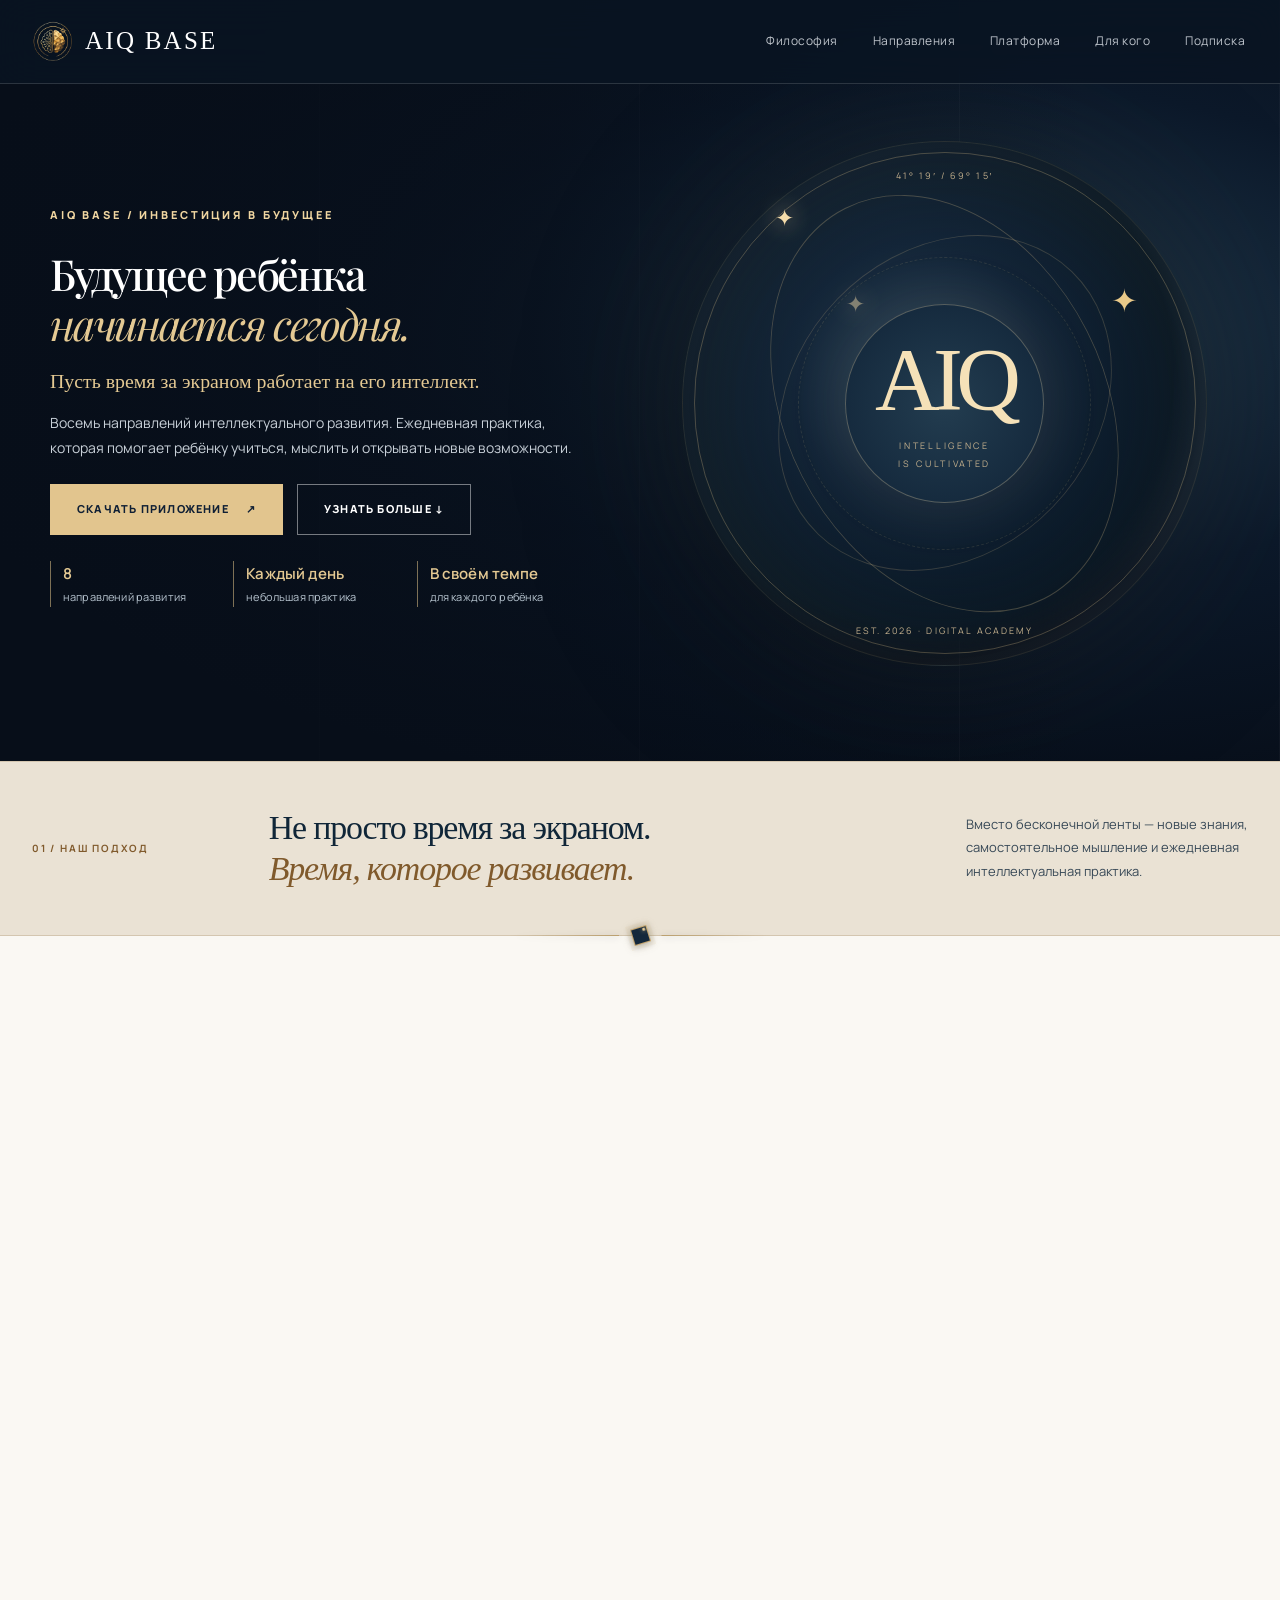
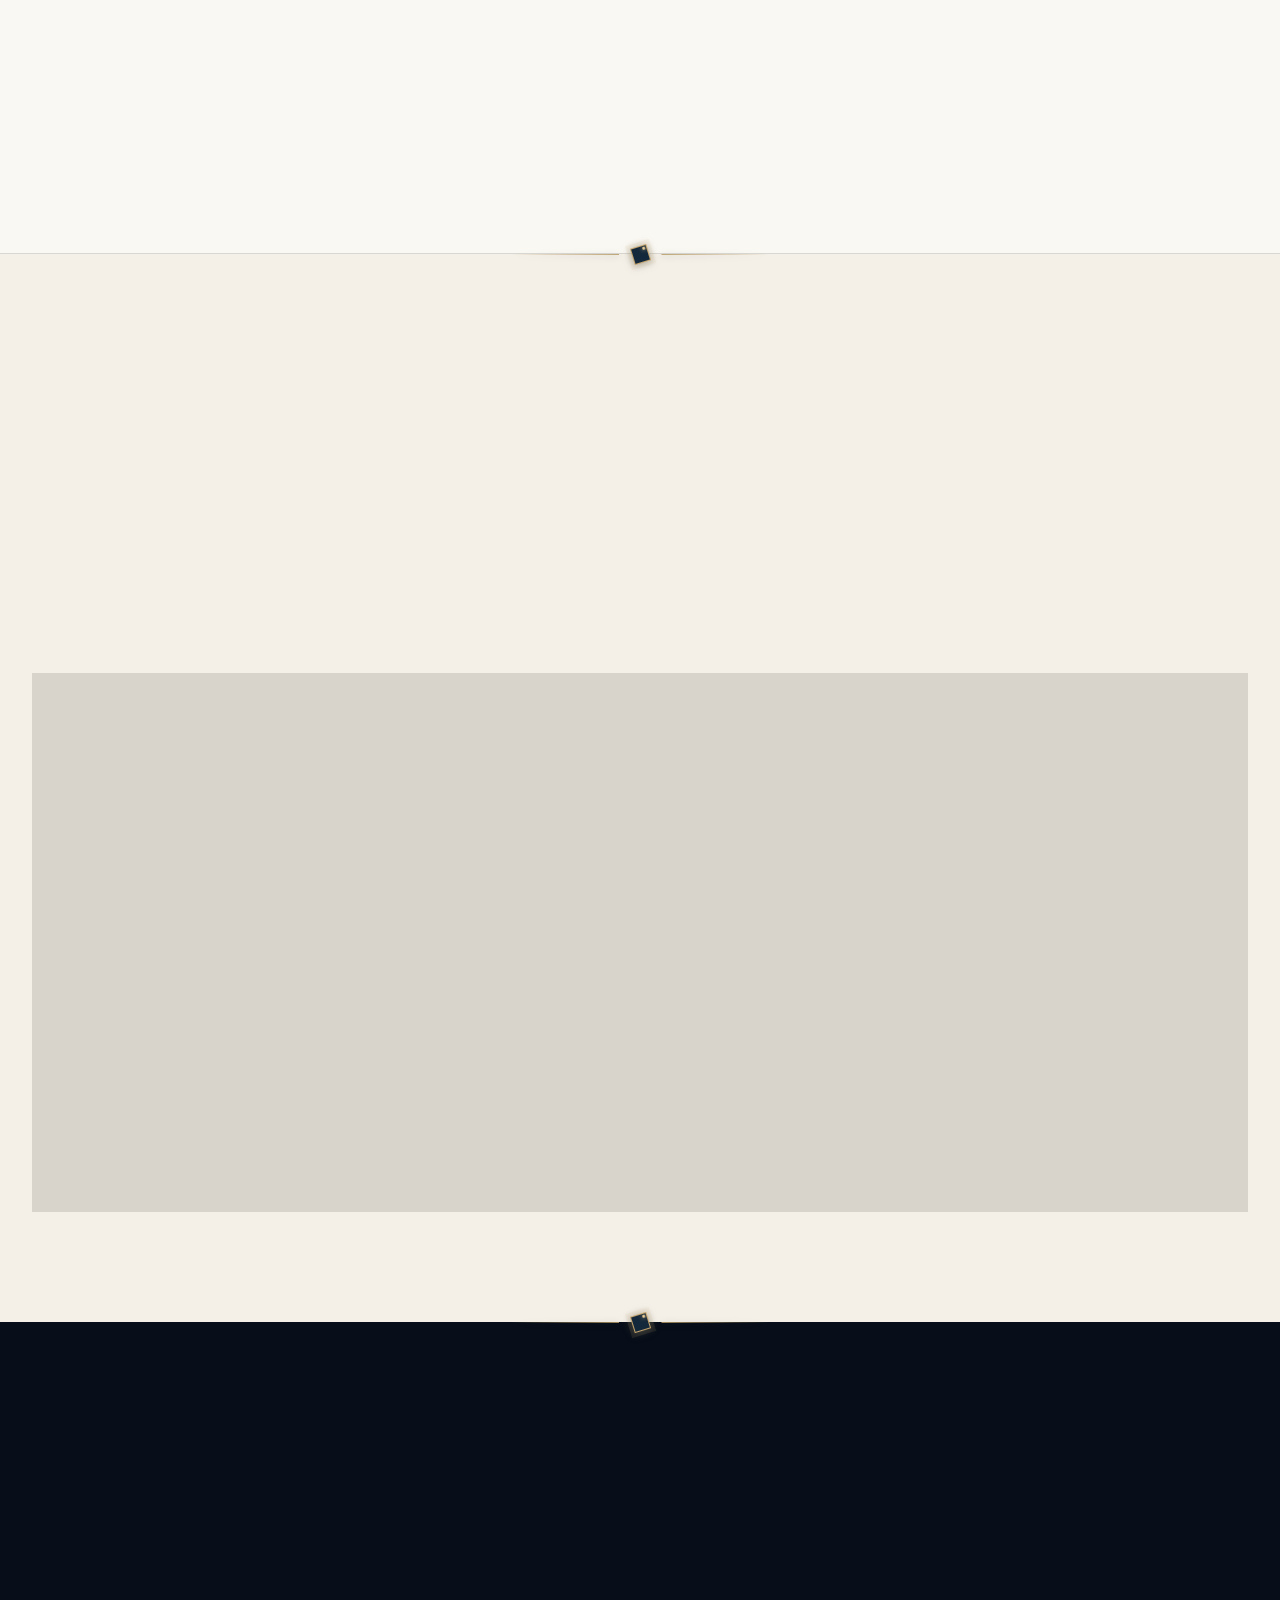
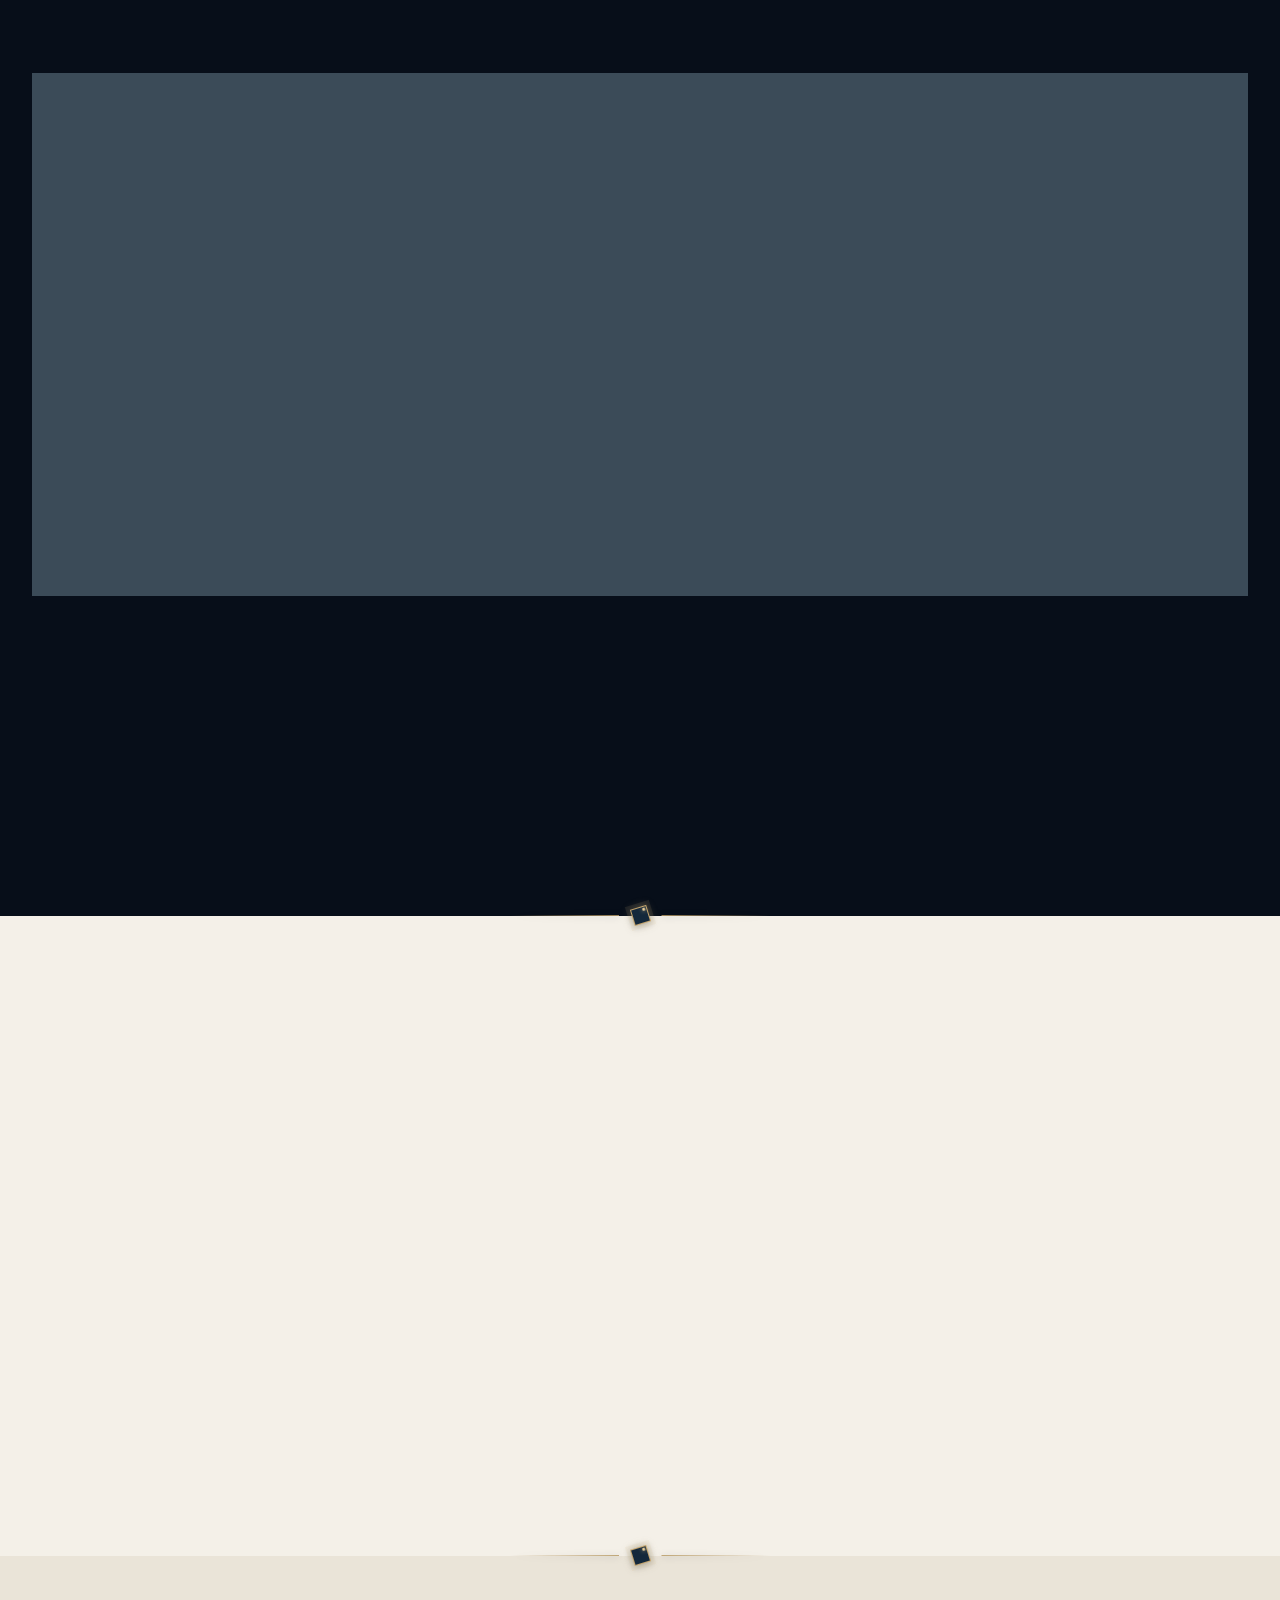
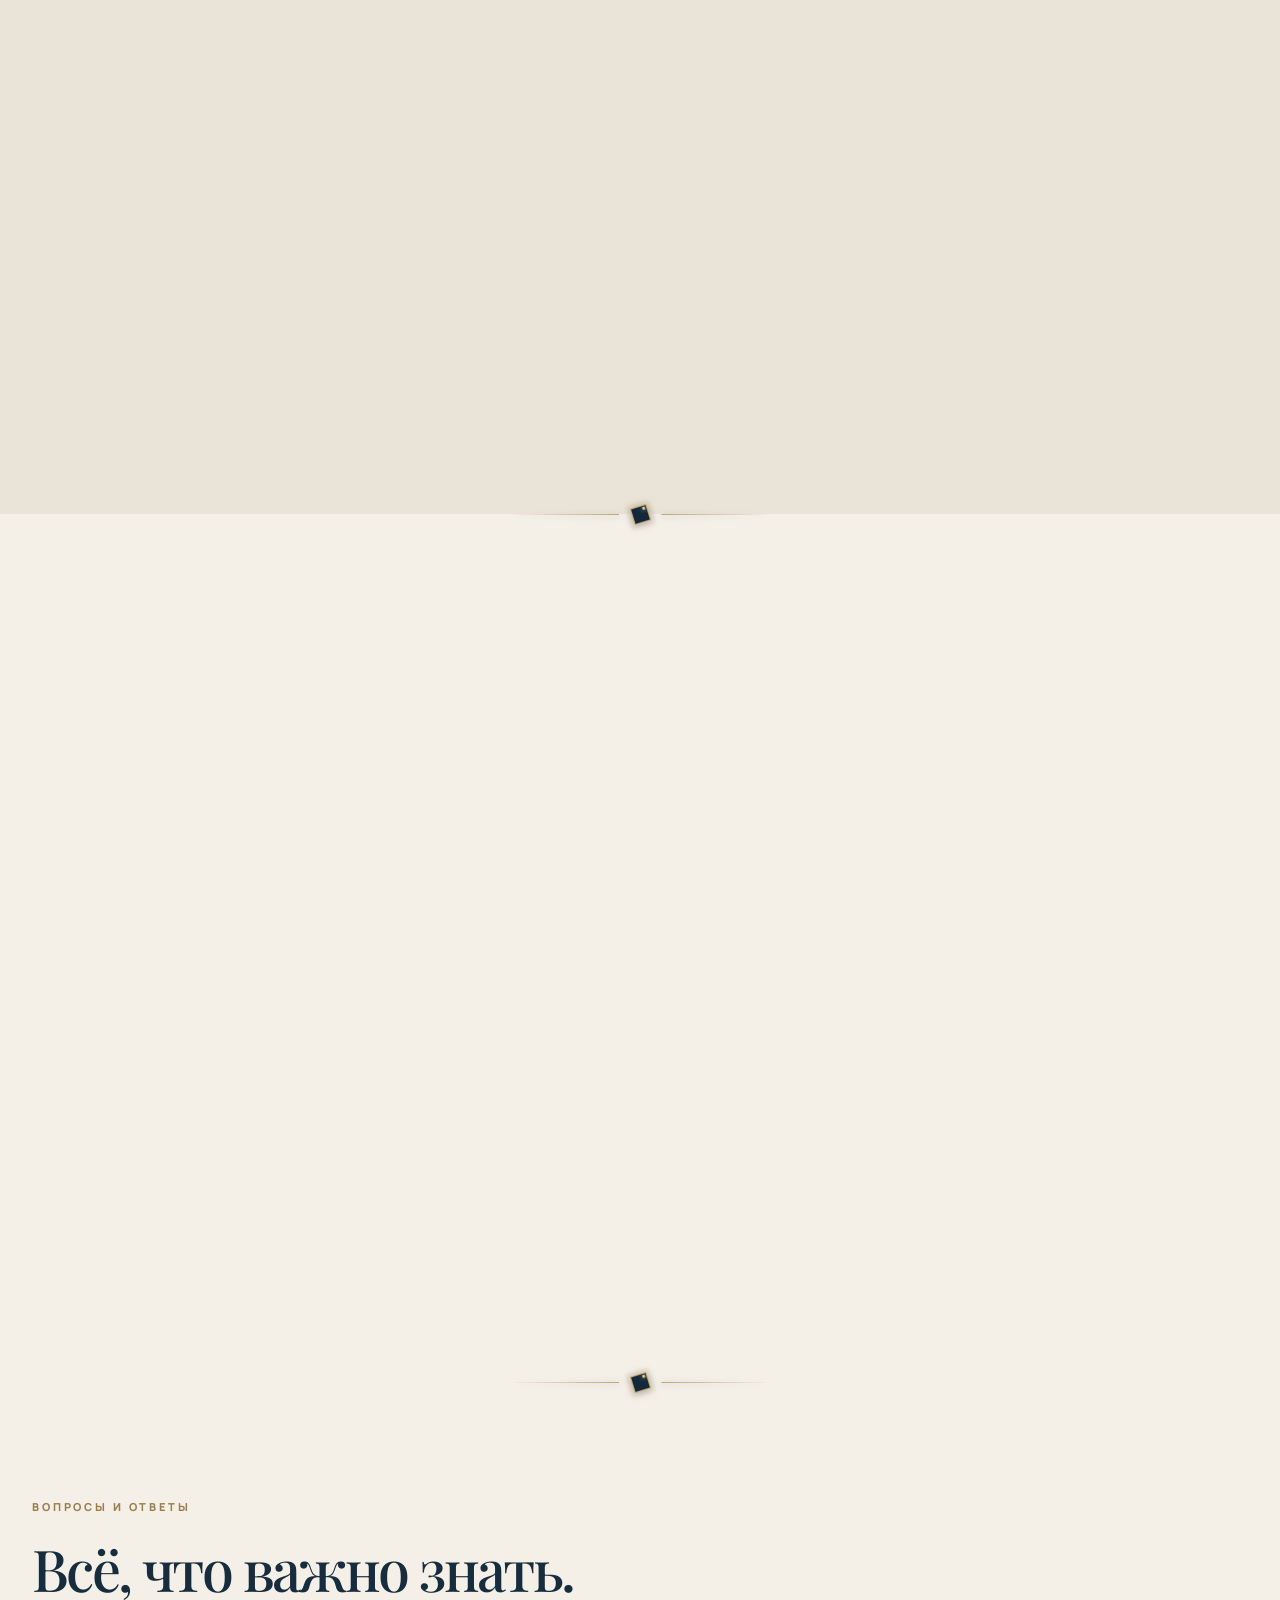
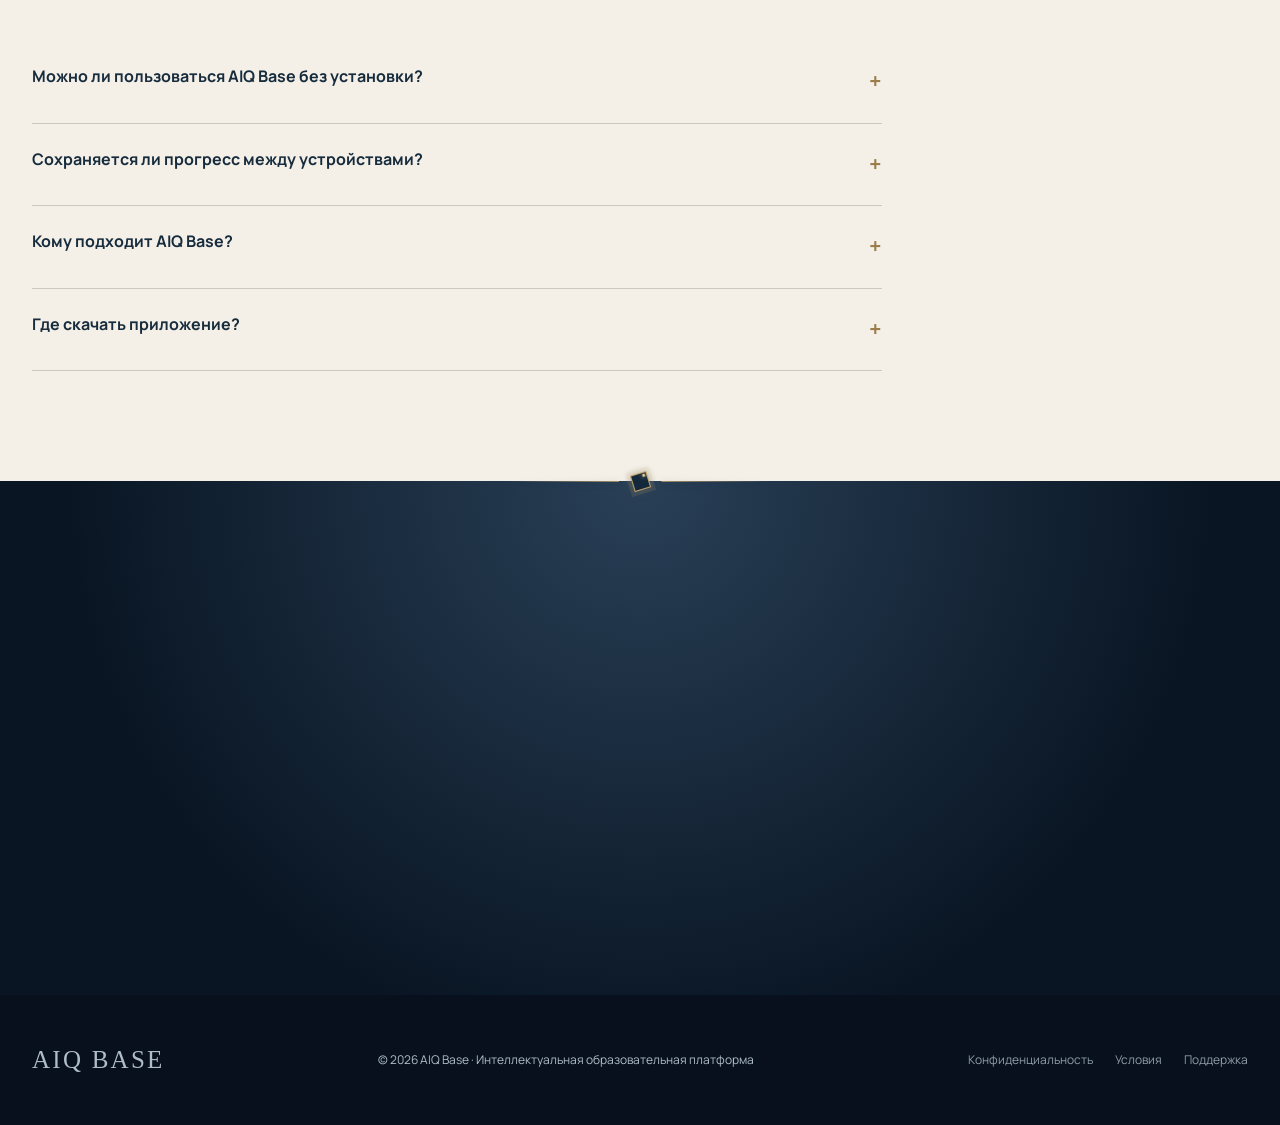
<file: index.html>
<!DOCTYPE html>
<html lang="ru"><head><meta charset="utf-8"/><meta content="width=device-width,initial-scale=1" name="viewport"/><meta content="#0b1525" name="theme-color"/><meta content="AIQ Base — интеллектуальная образовательная платформа: восемь направлений, персональный тренер, кроссфорды, прогресс и инструменты для семьи и школы." name="description"/><title>AIQ Base — искусство интеллектуального развития</title><style>
@import url('https://fonts.googleapis.com/css2?family=Manrope:wght@400;500;600;700;800&family=Playfair+Display:wght@400;500;600&display=swap');
:root{--night:#091523;--navy:#102238;--ink:#172c3d;--cream:#f6f3ed;--paper:#fffefa;--gold:#b49a6a;--lightgold:#e6d5b2;--muted:#697781;--line:#d9d7d1}*{box-sizing:border-box}html{scroll-behavior:smooth}body{margin:0;background:var(--cream);color:var(--ink);font-family:Manrope,Arial,sans-serif;line-height:1.7}body.lock{overflow:hidden}a{color:inherit;text-decoration:none}button,input{font:inherit}button{cursor:pointer}button:disabled{cursor:not-allowed}a:focus-visible,button:focus-visible,input:focus-visible{outline:3px solid var(--gold);outline-offset:4px}.serif,h1,h2,h3{font-family:'Playfair Display',Georgia,serif;font-weight:500;line-height:1.15}h1,h2,h3,p{margin-top:0}.wrap{width:min(1220px,calc(100% - 64px));margin:auto}.eyebrow{font-size:11px;letter-spacing:.26em;text-transform:uppercase;font-weight:800}.gold{color:var(--lightgold)}.header{height:84px;position:fixed;inset:0 0 auto;z-index:40;display:flex;align-items:center;border-bottom:1px solid #ffffff24;background:#091523c9;backdrop-filter:blur(20px);color:white}.headrow{display:flex;align-items:center;justify-content:space-between;gap:20px}.logo{font-family:Georgia,serif;font-size:25px;letter-spacing:.09em;white-space:nowrap}.logo i{display:inline-block;width:11px;height:11px;border:1px solid var(--gold);transform:rotate(45deg);margin-right:12px}.nav{display:flex;align-items:center;gap:29px;font-size:12px;letter-spacing:.04em}.nav a{opacity:.82;transition:opacity .2s}.nav a:hover{opacity:1}.btn{border:1px solid var(--gold);background:var(--gold);color:#101e2c;padding:15px 26px;font-size:11px;font-weight:800;letter-spacing:.11em;text-transform:uppercase;display:inline-flex;align-items:center;justify-content:center;gap:17px;transition:transform .3s,background .3s,border-color .3s}.btn:hover{transform:translateY(-3px);background:#d5bb8b}.btn.ghost{color:#fff;background:transparent;border-color:#ffffff72}.btn.ghost:hover{background:#ffffff1b}.menu{display:none;border:1px solid #ffffff6b;background:transparent;color:white;padding:8px 13px}.hero{position:relative;min-height:820px;height:100svh;max-height:1050px;background:radial-gradient(ellipse at 78% 55%,#34475b 0%,#142a3d 30%,#091523 69%);color:white;display:flex;align-items:center;overflow:hidden}.hero:after{content:'';position:absolute;inset:0;background:linear-gradient(90deg,#091523 4%,#091523a0 48%,transparent 90%);pointer-events:none}.hero-art{position:absolute;right:-8%;top:12%;width:60%;height:88%;opacity:.72;transform:rotate(-8deg);background:repeating-linear-gradient(90deg,transparent 0 62px,#bfa77e1c 63px 64px),repeating-linear-gradient(0deg,transparent 0 62px,#bfa77e16 63px 64px);mask-image:radial-gradient(ellipse,black 25%,transparent 72%)}.orbit{position:absolute;border:1px solid #c5a77a55;border-radius:50%;width:580px;height:580px;right:3%;top:22%;box-shadow:0 0 0 70px #c5a77a0a,0 0 0 150px #c5a77a06;animation:orbit 26s linear infinite}.orbit:before{content:'✦';position:absolute;color:#dfc79d;top:36px;left:100px;font-size:38px}.hero .wrap{position:relative;z-index:2;padding-top:90px}.hero-copy{max-width:750px}.hero h1{font-size:clamp(56px,6.9vw,110px);letter-spacing:-.035em;margin:24px 0 28px}.hero h1 em{color:var(--lightgold);font-weight:400}.hero p{max-width:575px;color:#c8d0d8;font-size:16px;line-height:1.95}.hero-actions{display:flex;gap:14px;flex-wrap:wrap;margin-top:37px}.hero-foot{position:absolute;z-index:3;bottom:38px;left:0;right:0;display:flex;justify-content:space-between;align-items:center;color:#c6d1d9;font-size:11px;letter-spacing:.18em;text-transform:uppercase}.scroll-mark{display:flex;align-items:center;gap:15px}.scroll-mark:before{content:'';height:1px;width:48px;background:var(--gold)}.section{padding:110px 0}.section-title{font-size:clamp(39px,4.5vw,67px);letter-spacing:-.025em;max-width:850px;margin:16px 0 23px}.intro{font-size:15px;color:var(--muted);max-width:650px;line-height:1.95}.dark{background:var(--night);color:#fff}.dark .intro{color:#bac8d2}.statement{background:var(--paper);border-bottom:1px solid var(--line)}.statement-grid{display:grid;grid-template-columns:1fr 1fr;gap:90px;align-items:center}.quote{border-left:1px solid var(--gold);padding-left:28px;font-family:Georgia,serif;font-size:clamp(26px,3.3vw,43px);line-height:1.42}.timebox{border:1px solid #d5cec1;background:#f5f0e6;padding:40px}.timebox strong{display:block;font-family:Georgia,serif;font-weight:400;font-size:clamp(64px,7vw,102px);line-height:1.1}.timebox small{color:var(--muted);font-size:13px}.timebox input{width:100%;accent-color:#aa8d59;margin:30px 0 10px}.statstrip{border-block:1px solid #ffffff30;display:grid;grid-template-columns:repeat(3,1fr);margin-top:60px}.statstrip>div{padding:26px 30px;border-right:1px solid #ffffff30}.statstrip>div:last-child{border:0}.statstrip strong{font-family:Georgia,serif;font-weight:400;font-size:40px;color:var(--lightgold);display:block}.statstrip span{font-size:12px;color:#c6d0d8}.directions{display:grid;grid-template-columns:repeat(4,1fr);gap:1px;background:#d8d4cb;border:1px solid #d8d4cb;margin-top:52px}.direction{background:var(--paper);padding:36px 27px;min-height:250px;transition:background .3s,transform .3s}.direction:hover{background:#eee7db}.number{font-size:11px;color:#9b7c49;letter-spacing:.18em}.direction h3{font-size:26px;margin:38px 0 16px}.direction p{font-size:12px;color:#6d777f;line-height:1.8}.features{display:grid;grid-template-columns:repeat(3,1fr);gap:1px;background:#3b4b58;border:1px solid #3b4b58;margin-top:50px}.feature{padding:40px 30px;background:#102238;min-height:260px;transition:background .3s}.feature:hover{background:#1b344a}.feature .symbol{font-family:Georgia,serif;font-size:38px;color:var(--gold)}.feature h3{font-size:26px;margin:20px 0 14px}.feature p{font-size:13px;color:#b8c6d1}.roles{display:grid;grid-template-columns:repeat(4,1fr);gap:16px;margin-top:44px}.role{padding:34px 25px;background:white;border:1px solid #e1ddd4}.role h3{font-size:27px}.role p{font-size:13px;color:#697781}.manifesto{background:#eae4d8;text-align:center}.manifesto .section-title{margin-inline:auto}.manifesto .intro{margin-inline:auto}.pricing{display:grid;grid-template-columns:1fr 1fr;gap:20px;margin-top:50px}.plan{padding:42px;background:#fff;border:1px solid #d9d1c3}.plan.featured{background:#14283b;color:white;border-color:#b49a6a}.plan h3{font-size:35px}.plan p{color:#6e7980}.plan.featured p{color:#c1cbd3}.price{font-family:Georgia,serif;font-size:60px;line-height:1.2}.price small{font-family:Manrope,Arial,sans-serif;font-size:12px}.fine{font-size:12px;color:#6b777e}.featured .fine{color:#b8c6d1}.faq{max-width:850px;margin-top:40px}.faq details{border-bottom:1px solid #cfc8bc;padding:22px 0}.faq summary{cursor:pointer;font-weight:700;list-style:none;display:flex;justify-content:space-between;gap:20px}.faq summary:after{content:'+';color:#9b7c49;font-size:22px}.faq details[open] summary:after{content:'−'}.faq p{color:var(--muted);font-size:13px;margin:18px 0 0}.final{background:radial-gradient(circle at 50% 0%,#294057,#091523 70%);text-align:center;color:#fff}.final .section-title{margin-inline:auto}.final .intro{margin-inline:auto}.footer{background:#07101c;color:#aebdc9;padding:44px 0;font-size:12px}.footrow{display:flex;align-items:center;justify-content:space-between;gap:20px}.modal{position:fixed;inset:0;background:#02070dd9;backdrop-filter:blur(12px);z-index:100;display:none;place-items:center;padding:20px}.modal.open{display:grid}.dialog{position:relative;width:min(510px,100%);background:#f6f3ed;color:#182b3c;border:1px solid #b49a6a;padding:45px}.dialog h2{font-size:42px;margin:15px 0}.dialog p{font-size:13px;color:#64727d}.close{position:absolute;top:12px;right:17px;background:none;border:0;font-size:30px}.store{display:flex;align-items:center;width:100%;gap:17px;border:1px solid #d2c8b6;background:#fff;padding:18px;margin:12px 0;text-align:left}.store span:first-child{font-size:25px}.store b{display:block}.store small{font-size:11px;color:#79838b}.store:disabled{opacity:.68}.stay{border:0;background:none;color:#856b44;margin-top:15px;padding:8px 0}.reveal{opacity:0;transform:translateY(25px);transition:opacity .8s ease,transform .8s ease}.reveal.visible{opacity:1;transform:none}@keyframes orbit{to{transform:rotate(360deg)}}@media(max-width:1000px){.nav{gap:15px}.directions,.roles{grid-template-columns:repeat(2,1fr)}.features{grid-template-columns:repeat(2,1fr)}.statement-grid{gap:40px}}@media(max-width:760px){.wrap{width:min(100% - 36px,1220px)}.header{height:70px}.menu{display:block}.nav{position:absolute;top:70px;left:0;right:0;background:#091523;padding:25px;display:none;flex-direction:column;align-items:stretch}.nav.open{display:flex}.hero{min-height:750px;height:95svh}.hero h1{font-size:clamp(51px,12vw,77px)}.hero-art{width:110%;right:-48%}.orbit{width:390px;height:390px;right:-40%;top:27%}.hero-foot{bottom:23px}.hero-foot span:last-child{display:none}.section{padding:76px 0}.statement-grid,.pricing{grid-template-columns:1fr}.directions,.features,.roles{grid-template-columns:1fr}.direction{min-height:0}.direction h3{margin-top:20px}.statstrip{grid-template-columns:1fr}.statstrip>div{border-right:0;border-bottom:1px solid #ffffff30}.footrow{flex-direction:column;align-items:flex-start}.dialog{padding:30px}}@media(prefers-reduced-motion:reduce){*,*:before,*:after{animation:none!important;transition:none!important;scroll-behavior:auto!important}.reveal{opacity:1;transform:none}}

/* AIQ Base logo: header and responsive alignment */
.logo{display:inline-flex;align-items:center;gap:11px;text-decoration:none}.logo-mark{width:42px;height:42px;object-fit:contain;display:block;flex-shrink:0}.logo i{display:none}@media(max-width:650px){.logo-mark{width:34px;height:34px}.logo{gap:8px}}

/* Premium contrast refinement — light editorial band only */
.editorial{background:#eae2d4;color:#102638}
.editorial-index{color:#805a2c;font-weight:700}
.editorial p{color:#102638}
.editorial p em{color:#805a2c}
.editorial-caption{color:#384957}
</style>
<style>
/* AIQ BASE — ATELIER EDITION: self-contained editorial art direction */
:root{--night:#070e19;--navy:#111d2e;--gold:#bb9b62;--lightgold:#f0d6a1;--cream:#f4f0e8;--paper:#faf8f3}
html{scroll-padding-top:90px}body{overflow-x:hidden}::selection{background:#c4a46a;color:#101820}
.header{backdrop-filter:blur(20px);-webkit-backdrop-filter:blur(20px)}
.hero{min-height:790px;min-height:100svh;position:relative;isolation:isolate;overflow:hidden;background:radial-gradient(ellipse at 74% 44%,#213a4e 0%,#0c192a 42%,#070e19 79%)}
.hero:before{content:"";position:absolute;inset:0;background:repeating-linear-gradient(90deg,transparent 0,transparent calc(25% - 1px),#ffffff08 calc(25% - 1px),#ffffff08 25%);pointer-events:none;z-index:-1}
.hero:after{content:"";position:absolute;inset:0;background:linear-gradient(90deg,#070e19f0 0%,#070e19c0 42%,transparent 85%);pointer-events:none;z-index:-1}
.hero-art,.orbit{display:none!important}
.hero .wrap:not(.hero-foot){position:relative;z-index:3}
.hero-copy{max-width:740px;position:relative;z-index:4}
.hero h1{font-size:clamp(58px,7.5vw,126px);letter-spacing:-.065em;line-height:.99;font-weight:500;text-wrap:balance}
.hero h1 em{font-weight:400;font-style:italic;color:#e4c993}
.hero-copy>p{max-width:545px;font-size:clamp(16px,1.4vw,19px);line-height:1.8}
.hero-actions{margin-top:38px}
.hero .btn:not(.ghost){background:#e2c58e;color:#102035;border-color:#e2c58e}
.hero .btn:not(.ghost):hover{background:#f7e4bc;transform:translateY(-3px)}
.lux-visual{position:absolute;z-index:1;width:min(57vw,810px);aspect-ratio:1;right:-8%;top:50%;transform:translateY(-50%);pointer-events:none;filter:drop-shadow(0 20px 70px #0008)}
.lux-visual-inner{position:relative;width:100%;height:100%;border-radius:50%;background:radial-gradient(circle at 45% 44%,#2a4256 0%,#132538 31%,#071522 62%,transparent 71%);border:1px solid #d9c39024;box-shadow:inset 0 0 130px #d9c39018,0 0 130px #8ca6b418}
.lux-visual-inner:before,.lux-visual-inner:after{content:"";position:absolute;inset:8%;border:1px solid #e0c28a44;border-radius:50%;transform:rotate(-27deg) scaleX(.73)}
.lux-visual-inner:after{inset:15%;transform:rotate(44deg) scaleX(.82);border-color:#e0c28a33}
.lux-orbit{position:absolute;border:1px solid #e5c78c45;border-radius:50%;inset:2%;animation:lux-spin 38s linear infinite}
.lux-orbit:after{content:"✦";position:absolute;top:9%;left:16%;font-size:23px;color:#f5dcaa;text-shadow:0 0 22px #f5dcaa}
.orbit-two{inset:22%;animation-duration:28s;animation-direction:reverse;border-style:dashed;opacity:.48}
.lux-core{position:absolute;inset:31%;border:1px solid #e5d0a250;border-radius:50%;display:flex;flex-direction:column;align-items:center;justify-content:center;background:radial-gradient(circle,#233d50,#102337);box-shadow:0 0 65px #e0c58d19}
.lux-monogram{font:400 clamp(40px,7vw,100px)/1 Georgia,serif;letter-spacing:-.075em;color:#f5e1b8}.lux-monogram span{font-size:.45em;vertical-align:middle;padding:0 7px;color:#ad915e}
.lux-sub{font-size:9px;letter-spacing:.3em;line-height:2;text-align:center;color:#c4b08d;margin-top:14px}
.lux-coordinate{position:absolute;font-size:9px;letter-spacing:.23em;color:#c4b08d;left:50%;transform:translateX(-50%);white-space:nowrap}.lux-coordinate.top{top:5%}.lux-coordinate.bottom{bottom:5%}.lux-star{position:absolute;right:13%;top:25%;font-size:32px;color:#e9c989}
@keyframes lux-spin{to{transform:rotate(360deg)}}
.editorial{background:#e9e1d3;color:#132335;padding:52px 0;border-top:1px solid #d4c6b0;border-bottom:1px solid #d4c6b0}
.editorial-inner{display:grid;grid-template-columns:1fr 3fr 1.2fr;gap:35px;align-items:center}.editorial-index{font-size:10px;letter-spacing:.18em;color:#826c48}.editorial p{font:400 clamp(26px,3vw,48px)/1.2 Georgia,serif;letter-spacing:-.035em;margin:0}.editorial p em{color:#9d8051}.editorial-caption{font-size:13px;line-height:1.7;color:#6b6a66}
.section-title{letter-spacing:-.045em;text-wrap:balance}.direction,.feature,.plan{transition:transform .45s cubic-bezier(.2,.7,.2,1),box-shadow .45s,border-color .45s}.direction:hover,.feature:hover,.plan:hover{transform:translateY(-7px);box-shadow:0 26px 55px #0815221c;border-color:#bb9b62}
.btn{transition:transform .3s,background .3s,box-shadow .3s}.btn:hover{transform:translateY(-3px)}
#scrollLine{position:fixed;z-index:999;top:0;left:0;width:0;height:2px;background:#e2c58e;box-shadow:0 0 14px #e2c58e;pointer-events:none}
#backTop{position:fixed;bottom:22px;right:22px;z-index:60;border:1px solid #bfa57580;background:#102238e8;color:#e8d1a8;width:46px;height:46px;border-radius:50%;cursor:pointer;opacity:0;transform:translateY(15px);transition:opacity .25s,transform .25s;pointer-events:none}#backTop.visible{opacity:1;transform:none;pointer-events:auto}
@media(max-width:900px){.lux-visual{right:-38%;width:85vw;opacity:.55}.hero:after{background:linear-gradient(90deg,#070e19f0 0%,#070e19b5 70%,transparent)}.editorial-inner{grid-template-columns:1fr 3fr}.editorial-caption{grid-column:2}}
@media(max-width:600px){.hero{min-height:740px;min-height:94svh}.hero h1{font-size:clamp(49px,12.7vw,78px)}.lux-visual{width:115vw;right:-73%;opacity:.34;top:38%}.hero-copy>p{font-size:15px}.editorial-inner{grid-template-columns:1fr;gap:12px}.editorial-caption{grid-column:1}.editorial{padding:36px 0}.lux-sub{font-size:7px}}
@media(prefers-reduced-motion:reduce){.lux-orbit{animation:none}.direction,.feature,.plan,.btn{transition:none}}
</style>
<style>
/* Responsive layout corrections — keep all text and artwork inside the viewport */
html,body{width:100%;max-width:100%;overflow-x:clip}
img,svg,video{max-width:100%}
.wrap{width:calc(100% - 64px);max-width:1220px;margin-inline:auto}
.hero{min-height:720px;height:auto;max-height:none;padding:132px 0 120px;align-items:center}
.hero>.wrap:not(.hero-foot){width:calc(100% - 64px);max-width:1220px;min-width:0;flex:0 1 1220px;margin-inline:auto;padding-top:0}
.hero-copy{width:56%;max-width:660px;min-width:0}
.hero h1{font-size:clamp(48px,5.3vw,88px);line-height:1.08;letter-spacing:-.048em;overflow-wrap:normal;hyphens:auto}
.hero h1 em{display:inline}
.hero-copy>p{font-size:clamp(15px,1.15vw,18px);max-width:520px}
.lux-visual{width:min(46vw,680px);right:0;top:51%;transform:translateY(-50%)}
.hero-foot{width:calc(100% - 64px);max-width:1220px;left:50%;right:auto;transform:translateX(-50%);bottom:25px}
.hero-foot span{max-width:48%}
.section,.editorial,.footer{overflow-wrap:break-word}
.directions,.features,.roles,.pricing,.statement-grid{min-width:0}
.direction,.feature,.role,.plan,.statement-grid>*{min-width:0}
@media(min-width:1500px){.hero{min-height:760px}.hero h1{font-size:clamp(66px,5.3vw,90px)}}
@media(max-width:1050px){.hero-copy{width:62%}.hero h1{font-size:clamp(46px,6vw,70px)}.lux-visual{width:55vw;right:-12%;opacity:.66}.hero{padding-top:120px;padding-bottom:110px}}
@media(max-width:760px){
 .wrap,.hero>.wrap:not(.hero-foot),.hero-foot{width:calc(100% - 36px)}
 .hero{min-height:680px;height:auto;padding:120px 0 115px}
 .hero-copy{width:100%;max-width:570px}
 .hero h1{font-size:clamp(42px,10vw,70px);line-height:1.08;letter-spacing:-.045em}
 .hero-copy>p{max-width:490px}
 .lux-visual{width:90vw;right:-44vw;top:40%;opacity:.22}
 .hero-foot{bottom:20px}
 .hero-foot span{max-width:100%}
 .hero-actions{gap:10px}
 .hero-actions .btn{max-width:100%;white-space:normal;text-align:center}
 .header .wrap{min-width:0}
 .logo{font-size:21px}
}
@media(max-width:380px){.hero h1{font-size:clamp(36px,10vw,42px)}.hero-actions .btn{width:100%}.hero{padding-top:108px}.eyebrow{font-size:9px;letter-spacing:.17em}}
</style>
<style>
/* Left edge alignment: hero content follows the same centered grid as navigation. */
.hero > .wrap:not(.hero-foot) {
  box-sizing: border-box;
  flex: none;
  width: min(1220px, calc(100% - 64px));
  max-width: 1220px;
  margin-left: max(32px, calc((100% - 1220px) / 2));
  margin-right: 0;
  padding-left: 0;
  padding-right: 0;
}
@media (max-width: 760px) {
  .hero > .wrap:not(.hero-foot) {
    width: calc(100% - 36px);
    margin-left: 18px;
    margin-right: 18px;
  }
}
</style>
<style>
/* Atelier final: editorial 44px left inset and intentional unbroken headline lines. */
@media (min-width: 761px) {
  .hero > .wrap:not(.hero-foot) {
    width: calc(100% - 88px);
    max-width: none;
    margin-left: 44px;
    margin-right: 44px;
    padding-left: 0;
    padding-right: 0;
    flex: 0 1 auto;
  }
  .hero-copy {width: min(58%, 790px); max-width: 790px;}
  .hero .hero-title {font-size:clamp(48px,4.65vw,82px);line-height:1.08;letter-spacing:-.047em;hyphens:none;overflow-wrap:normal;word-break:normal;text-wrap:initial;}
}
.hero .hero-title .title-line {display:block;white-space:nowrap;}
.hero .hero-title .title-gold {color:#e4c993;font-style:italic;font-weight:400;}
@media (min-width:761px) and (max-width:1050px) {
 .hero-copy {width:65%;}
 .hero .hero-title {font-size:clamp(43px,5vw,56px);}
}
@media (max-width:760px) {
 .hero > .wrap:not(.hero-foot) {margin-left:18px;margin-right:18px;}
 .hero .hero-title {font-size:clamp(31px,7.4vw,56px);line-height:1.12;letter-spacing:-.055em;hyphens:none;word-break:normal;overflow-wrap:normal;text-wrap:initial;}
 .hero .hero-title .title-line {white-space:nowrap;}
}
@media (max-width:380px) {
 .hero .hero-title {font-size:clamp(27px,7.25vw,31px);}
}
</style>
<style>
/* Center the two-part hero composition within the same editorial column as the rest of the site. */
@media (min-width: 1101px) {
  .hero > .wrap:not(.hero-foot) {
    width: min(1220px, calc(100% - 80px));
    max-width: 1220px;
    margin-left: auto;
    margin-right: auto;
    flex: none;
  }
  .hero-copy { width: 54%; max-width: 660px; }
  .hero .hero-title { font-size: clamp(54px, 4.25vw, 75px); }
  .lux-visual {
    width: min(39vw, 620px);
    right: max(32px, calc((100vw - 1220px) / 2 - 34px));
    top: 51%;
    transform: translateY(-50%);
  }
}
@media (min-width: 761px) and (max-width: 1100px) {
  .hero > .wrap:not(.hero-foot) {
    width: calc(100% - 72px);
    max-width: none;
    margin-left: 36px;
    margin-right: 36px;
    flex: none;
  }
  .hero-copy { width: 56%; max-width: 600px; }
  .hero .hero-title { font-size: clamp(42px, 4.5vw, 56px); }
  .lux-visual { width: 45vw; right: -2vw; top: 51%; transform: translateY(-50%); }
}
@media (max-width: 760px) {
  .hero > .wrap:not(.hero-foot) { width: calc(100% - 36px); margin-inline: 18px; }
  .hero-copy { width: 100%; }
}
</style>
<style>
/* FINAL: position the two hero elements on the same 1220px centered grid as the sections below. */
@media (min-width: 1101px) {
  .hero > .wrap:not(.hero-foot) {
    position: relative;
    left: auto;
    transform: none;
    width: min(1220px, calc(100% - 80px));
    max-width: 1220px;
    flex: 0 0 auto;
    margin-left: auto;
    margin-right: auto;
    padding: 0;
    align-self: center;
  }
  .hero-copy {width: min(52%, 630px); max-width: 630px;}
  .hero .hero-title {font-size: clamp(51px, 4.15vw, 73px);}
  .lux-visual {
    width: min(34vw, 550px);
    right: max(42px, calc((100vw - 1220px) / 2));
    top: 51%;
    transform: translateY(-50%);
  }
  .hero-foot {left: 50%; transform: translateX(-50%);}
}
@media (min-width: 761px) and (max-width: 1100px) {
  .hero > .wrap:not(.hero-foot) {
    width: calc(100% - 64px);
    max-width: none;
    margin-inline: 32px;
    flex: 0 0 auto;
  }
  .hero-copy {width: 57%;}
  .hero .hero-title {font-size: clamp(38px, 4.5vw, 52px);}
  .lux-visual {width: 42vw;right: 2vw;}
}
@media (max-width: 760px) {
  .hero > .wrap:not(.hero-foot) {width: calc(100% - 36px); margin-inline: 18px;}
}
</style>
<style id="hero-layout-v2">
/* Single, self-contained centered composition: no inherited flex margins. */
.hero{display:block!important;min-height:700px!important;height:auto!important;padding:clamp(130px,11vw,170px) 24px 95px!important;overflow:hidden!important;isolation:isolate}
.hero-stage{position:relative;z-index:5;width:min(1180px,100%);margin:0 auto!important;display:grid;grid-template-columns:minmax(0,1fr) minmax(0,1fr);align-items:center;column-gap:clamp(30px,3vw,55px)}
.hero-stage>.hero-copy{position:relative;z-index:6;width:100%!important;max-width:none!important;min-width:0!important;margin:0!important;padding:0!important;transform:none!important;left:auto!important;right:auto!important}
.hero-stage .hero-title{font-size:clamp(48px,4.1vw,70px)!important;line-height:1.12!important;letter-spacing:-.048em!important;margin:26px 0 25px!important;hyphens:none!important;word-break:normal!important}
.hero-stage .title-line{display:block;white-space:nowrap}
.hero-stage .hero-copy>p{max-width:490px;font-size:clamp(14px,1.05vw,17px);line-height:1.8}
.hero-stage .lux-visual{position:relative!important;z-index:3!important;width:min(100%,525px)!important;height:auto!important;aspect-ratio:1!important;inset:auto!important;top:auto!important;right:auto!important;left:auto!important;bottom:auto!important;transform:none!important;margin:0 auto!important;opacity:1!important}
.hero-stage .lux-visual-inner{width:100%;height:100%}
.hero-foot{display:none!important}
.hero:after{z-index:0!important;pointer-events:none}
.hero-art,.hero>.orbit{pointer-events:none}
@media(max-width:1000px){.hero-stage{width:min(900px,100%);grid-template-columns:minmax(0,1.05fr) minmax(0,.95fr);gap:18px}.hero-stage .hero-title{font-size:clamp(39px,4.4vw,55px)!important}.hero-stage .lux-visual{width:100%!important}}
@media(max-width:700px){.hero{padding:112px 20px 72px!important;min-height:0!important}.hero-stage{grid-template-columns:1fr;gap:30px}.hero-stage .hero-copy{max-width:100%!important}.hero-stage .hero-title{font-size:clamp(34px,7.7vw,53px)!important}.hero-stage .title-line{white-space:normal}.hero-stage .lux-visual{width:min(78vw,380px)!important;opacity:.82!important}.hero-stage .hero-actions{margin-top:25px}.hero-stage .hero-actions .btn{font-size:10px;padding:13px 17px}}
@media(max-width:380px){.hero-stage .hero-title{font-size:clamp(29px,7.3vw,36px)!important}}
</style>
<style>.legal-links{display:flex;flex-wrap:wrap;gap:12px 22px}.legal-links a{color:inherit;text-decoration:none;font-size:12px;opacity:.82}.legal-links a:hover{opacity:1;text-decoration:underline}@media(max-width:720px){.footrow{gap:16px;flex-wrap:wrap}.legal-links{width:100%}}</style><link href="favicon.ico" rel="icon" type="image/x-icon"/><link href="icons/favicon-32.png" rel="icon" sizes="32x32" type="image/png"/><link href="icons/aiqbase-logo-192.png" rel="icon" sizes="192x192" type="image/png"/><link href="icons/apple-touch-icon.png" rel="apple-touch-icon" sizes="180x180"/><style id="time-calculator-refinement">
.timebox-premium{padding:34px 36px 28px;background:#f5f0e6;border:1px solid #d5cec1}
.timebox-premium .eyebrow{display:block;line-height:1.5}
.time-comparison{display:grid;grid-template-columns:minmax(0,1fr) 28px minmax(0,1fr);gap:12px;align-items:center;margin:28px 0 27px}
.time-metric{min-width:0}.time-metric-label{display:block;color:#63717a;font-size:12px;letter-spacing:.03em;white-space:nowrap}
.timebox-premium .time-number{font-family:Georgia,serif;font-size:clamp(50px,5.2vw,80px);line-height:1.1;font-weight:400;letter-spacing:-.045em;color:#172c3d;font-variant-numeric:tabular-nums}
.time-unit{font-family:Georgia,serif;font-size:clamp(21px,2.3vw,29px);color:#9d7b48;display:block;line-height:1.2}
.time-equals{font-family:Georgia,serif;color:#b49a6a;font-size:26px;align-self:center;text-align:center}
.time-slider-label{display:block;font-size:12px;font-weight:700;line-height:1.6;color:#344657}
.timebox-premium input[type=range]{display:block;width:100%;margin:18px 0 5px;accent-color:#aa8d59;cursor:pointer}
.time-slider-limits{display:flex;justify-content:space-between;font-size:11px;color:#71808a}
.time-message{font-family:Georgia,serif;font-size:19px;line-height:1.4;color:#233c50;margin:23px 0 10px}
.time-disclaimer{font-size:11px;line-height:1.7;color:#75808a}
@media(max-width:600px){.timebox-premium{padding:24px 20px}.time-comparison{gap:7px;grid-template-columns:minmax(0,1fr) 20px minmax(0,1fr)}.time-metric-label{font-size:11px}.timebox-premium .time-number{font-size:clamp(43px,11vw,70px)}.time-unit{font-size:22px}.time-equals{font-size:20px}}
</style><style>.header .logo-mark{background:transparent!important;box-shadow:none!important;border:0!important;border-radius:0!important}</style><style id="hero-copy-experiment">
/* A/B preview: messaging only; keep the existing centered hero and orbit. */
.hero-stage .hero-title{font-size:clamp(42px,3.55vw,60px)!important;letter-spacing:-.045em!important;margin:20px 0 18px!important}
.hero-stage .hero-title .title-line{white-space:nowrap}
.hero-stage .hero-promise{font-family:Georgia,serif;color:#e4c993;font-size:clamp(19px,1.55vw,25px);line-height:1.38;max-width:500px;margin:0 0 13px}
.hero-stage .hero-copy>p:not(.hero-promise){font-size:clamp(13px,1vw,16px);line-height:1.75;max-width:490px}
.hero-stage .hero-actions{margin-top:24px}
.hero-proof{display:flex;gap:13px;flex-wrap:wrap;align-items:center;margin-top:25px;max-width:540px;color:#b7c4cf;font-size:10px;line-height:1.5;letter-spacing:.015em}
.hero-proof span{border-left:1px solid rgba(224,194,137,.55);padding-left:11px;max-width:160px}
.hero-proof b{display:block;color:#e4c993;font-size:13px;font-weight:600}
@media(max-width:1150px){.hero-stage .hero-title{font-size:clamp(33px,3.9vw,48px)!important}.hero-proof{gap:9px}.hero-proof span{max-width:130px}}
@media(max-width:700px){.hero-stage .hero-title{font-size:clamp(29px,6.1vw,44px)!important}.hero-stage .title-line{white-space:normal!important}.hero-stage .hero-promise{font-size:20px}.hero-proof{margin-top:22px}}
@media(max-width:380px){.hero-stage .hero-title{font-size:clamp(27px,7vw,32px)!important}.hero-proof span{max-width:125px}}
</style>
<style id="hero-final-comparison">
/* Финальный вариант первого экрана; остальные секции и логика не меняются */
.hero-stage .hero-title{font-size:clamp(38px,3.35vw,58px)!important;line-height:1.17!important;letter-spacing:-.052em!important;margin:22px 0 19px!important}
.hero-stage .hero-title .title-line{display:block;white-space:nowrap!important}
.hero-stage .hero-promise{font-size:clamp(19px,1.55vw,24px)!important;line-height:1.38!important;max-width:560px!important;margin:0 0 16px!important}
.hero-stage .hero-copy>p:not(.hero-promise){font-size:clamp(14px,1vw,16px)!important;line-height:1.75!important;max-width:525px!important}
.hero-proof{margin-top:26px!important;gap:0!important;display:grid!important;grid-template-columns:repeat(3,minmax(0,1fr));max-width:550px!important}
.hero-proof span{max-width:none!important;padding:2px 12px!important;font-size:11px!important;line-height:1.5!important}
.hero-proof span:first-child{padding-left:12px!important}
.hero-proof b{font-size:15px!important;margin-bottom:3px}
@media(min-width:701px) and (max-width:1100px){.hero-stage .hero-title{font-size:clamp(31px,3.65vw,43px)!important}.hero-stage .hero-promise{font-size:18px!important}}
@media(max-width:700px){.hero-stage .hero-title{font-size:clamp(29px,6.2vw,42px)!important}.hero-stage .hero-title .title-line{white-space:normal!important}.hero-stage .hero-promise{font-size:19px!important}.hero-proof{grid-template-columns:repeat(3,minmax(0,1fr))!important}.hero-proof span{font-size:10px!important;padding-left:8px!important;padding-right:5px!important}.hero-proof b{font-size:13px!important}}
@media(max-width:390px){.hero-stage .hero-title{font-size:clamp(27px,7.2vw,32px)!important}.hero-proof{grid-template-columns:1fr!important;gap:10px!important}}
</style><style id="editorial-final-copy">
.editorial{background:#eae2d4!important;padding:45px 0!important}
.editorial-inner{grid-template-columns: minmax(100px,.8fr) minmax(0,2.6fr) minmax(190px,1.1fr)!important;gap:32px!important}
.editorial p{color:#102638!important;font-size:clamp(26px,2.65vw,43px)!important;line-height:1.22!important}
.editorial p em{color:#805a2c!important;font-weight:500!important}
.editorial-caption{color:#384957!important;font-size:13px!important;line-height:1.8!important}
.editorial-index{color:#805a2c!important}
@media(max-width:900px){.editorial-inner{grid-template-columns:minmax(80px,.65fr) minmax(0,2fr)!important}.editorial-caption{grid-column:2!important}}
@media(max-width:600px){.editorial{padding:34px 0!important}.editorial-inner{grid-template-columns:1fr!important;gap:15px!important}.editorial-caption{grid-column:1!important}.editorial p{font-size:clamp(28px,7vw,38px)!important}}
</style><style id="aiq-mobile-orbit-compact">
/* Mobile-only: compact ornamental orbit beside the highlighted headline. */
@media (max-width:700px){
  .hero{padding:106px 20px 58px!important;}
  .hero-stage{display:block!important;position:relative!important;min-height:0!important;}
  .hero-stage>.hero-copy{position:relative!important;z-index:7!important;}
  .hero-stage .hero-title{position:relative!important;z-index:7!important;margin-bottom:24px!important;}
  .hero-stage .hero-title .title-line:first-child{max-width:100%;}
  .hero-stage .hero-title .title-gold{max-width:calc(100% - 134px);font-size:.91em;overflow-wrap:normal;hyphens:none;}
  .hero-stage>.lux-visual{position:absolute!important;top:105px!important;right:0!important;left:auto!important;bottom:auto!important;width:126px!important;height:126px!important;aspect-ratio:1!important;max-width:none!important;margin:0!important;opacity:.92!important;transform:none!important;pointer-events:none!important;z-index:4!important;}
  .hero-stage .lux-monogram{font-size:clamp(19px,6vw,27px)!important;}
  .hero-stage .lux-sub{font-size:3px!important;letter-spacing:.11em!important;}
  .hero-stage .lux-coordinate{font-size:3px!important;letter-spacing:.08em!important;}
  .hero-stage .lux-star{font-size:12px!important;}
  .hero-stage .hero-actions{margin-top:24px!important;}
}
@media(max-width:390px){
  .hero-stage>.lux-visual{width:108px!important;height:108px!important;top:105px!important;}
  .hero-stage .hero-title .title-gold{max-width:calc(100% - 112px);}
}
</style><style id="aiq-mobile-hero-tuning-v2">
/* Mobile-only layout: lift orbit beside headline and keep two benefits in one row. */
@media (max-width:700px){
  .hero-stage>.lux-visual{top:30px!important;right:0!important;width:112px!important;height:112px!important;}
  .hero-stage .hero-title .title-gold{max-width:calc(100% - 118px)!important;}
  .hero-proof{display:grid!important;grid-template-columns:minmax(0,1fr) minmax(0,1fr)!important;gap:0!important;width:100%!important;max-width:100%!important;align-items:start!important;}
  .hero-proof span{min-width:0!important;max-width:none!important;padding:2px 10px!important;font-size:clamp(10px,2.65vw,12px)!important;line-height:1.45!important;}
  .hero-proof span:nth-child(3){display:none!important;}
  .hero-proof b{font-size:clamp(12px,3vw,14px)!important;line-height:1.3!important;}
}
@media(max-width:390px){
  .hero-stage>.lux-visual{top:34px!important;width:98px!important;height:98px!important;}
  .hero-stage .hero-title .title-gold{max-width:calc(100% - 102px)!important;}
  .hero-proof{grid-template-columns:minmax(0,1fr) minmax(0,1fr)!important;gap:0!important;}
  .hero-proof span{font-size:10px!important;padding:2px 7px!important;}
}
</style><style id="aiq-mobile-menu-only-v1">
/* Surgical mobile navigation update. All other sections unchanged. */
@media (max-width:760px){
  .header .headrow{position:relative}
  .header .menu{position:relative;z-index:2;border:1px solid rgba(226,197,142,.65);border-radius:9px;padding:9px 13px;background:rgba(255,255,255,.055);color:#f7e7ca;min-height:42px;transition:background .18s,border-color .18s}
  .header .menu[aria-expanded="true"]{background:rgba(226,197,142,.15);border-color:#e2c58e}
  .header .nav{position:fixed;top:78px;left:auto;right:18px;width:min(310px,calc(100vw - 36px));max-height:calc(100dvh - 94px);overflow-y:auto;display:none;flex-direction:column;align-items:stretch;gap:0;padding:10px 16px 14px;background:#102238;border:1px solid rgba(226,197,142,.68);border-radius:14px;box-shadow:0 18px 55px rgba(0,0,0,.5),0 0 0 1px rgba(255,255,255,.04);z-index:45;letter-spacing:.035em}
  .header .nav.open{display:flex}
  .header .nav>a{display:block;text-align:center;padding:13px 8px;color:#f5eee2;opacity:1;font-size:13px;border-bottom:1px solid rgba(226,197,142,.2)}
  .header .nav>a:hover,.header .nav>a:focus-visible{color:#f3d8a5;background:rgba(255,255,255,.045)}
  .header .nav .btn{margin:14px 2px 0;min-height:44px;text-align:center;width:calc(100% - 4px)}
}
</style>
<style id="aiq-hide-mobile-menu-download">@media(max-width:760px){#nav > button[data-download]{display:none!important}}</style>
<style id="aiq-premium-download-dialog">
/* Only the download dialog is restyled; store cards are visual until URLs are supplied. */
.dialog{width:min(440px,100%);padding:34px 30px 26px;border:1px solid #c6ab78;box-shadow:0 28px 90px #0008;background:#f8f5ee}
.dialog h2{font-size:clamp(33px,8vw,43px);line-height:1.1;margin:13px 0 10px;letter-spacing:-.035em}
.dialog .download-intro{font-size:13px;line-height:1.5;margin:0 0 22px;color:#596876}
.store-options{display:grid;gap:12px}
.store-card{display:flex;align-items:center;justify-content:center;gap:15px;min-height:78px;border-radius:12px;padding:13px 20px;box-shadow:0 5px 18px #101a2818;user-select:none}
.google-store{background:#fff;border:1px solid #ddd6c9;color:#162538}
.apple-store{background:#121923;border:1px solid #121923;color:#fff}
.store-symbol{display:flex;align-items:center;justify-content:center;width:42px;flex-shrink:0}
.store-wordmark{display:flex;flex-direction:column;align-items:flex-start;line-height:1.12;min-width:155px}
.store-wordmark small{font:700 9px/1.4 Manrope,Arial,sans-serif;letter-spacing:.12em;opacity:.68}
.store-wordmark b{font:600 26px/1.25 Manrope,Arial,sans-serif;letter-spacing:-.055em}
.dialog .stay{display:block;margin:19px auto 0;color:#806641;font-size:13px;font-weight:700}
.dialog .close{top:14px;right:16px;line-height:1}
@media(max-width:480px){.modal{padding:18px}.dialog{padding:29px 22px 20px}.store-card{min-height:72px}.store-wordmark b{font-size:24px}}
</style><style id="aiq-scroll-responsive-dividers">
/* Quiet editorial separators, attached to section boundaries; no layout reflow. */
section.section, section.final {position:relative}
.aiq-scroll-divider{position:absolute;top:0;left:50%;transform:translate(-50%,-50%);z-index:8;display:flex;align-items:center;justify-content:center;gap:13px;width:min(260px,60vw);height:28px;pointer-events:none;color:#b89a64;filter:drop-shadow(0 1px 3px #08162555)}
.aiq-divider-line{height:1px;flex:1;background:linear-gradient(90deg,transparent,currentColor);opacity:.85}
.aiq-divider-line:last-child{transform:rotate(180deg)}
.aiq-divider-gem{display:block;width:17px;height:17px;flex:0 0 17px;border:1.5px solid #c4a46d;transform:rotate(var(--aiq-gem-angle,45deg));background:#14283b;box-shadow:0 0 0 4px #d6b9821b,0 0 10px #e1c68a40;will-change:transform}
@media(max-width:700px){.aiq-scroll-divider{width:min(220px,62vw);height:24px;gap:11px}.aiq-divider-gem{width:15px;height:15px;flex-basis:15px}}
@media(prefers-reduced-motion:reduce){.aiq-divider-gem{will-change:auto}}
</style><style id="aiq-directions-legibility-20261108">
/* Targeted legibility improvement for the eight directions cards only. */
.directions .direction .number{color:#76592e;font-weight:700;}
.directions .direction p{color:#46535e;font-weight:500;}
</style>
<style id="aiq-desktop-gem-rotation-accent">
@media(min-width:701px){.aiq-divider-gem:after{content:"";position:absolute;width:3px;height:3px;border-radius:50%;background:#f1d39a;top:1px;left:1px;box-shadow:0 0 4px #e1c68a;pointer-events:none}}
</style>
<style id="aiq-desktop-nav-interactions">
/* Desktop navigation only. Mobile dropdown and its behavior remain unchanged. */
@media (min-width:761px){
  .header .nav{margin-left:auto;}
  .header .nav>a{position:relative;display:inline-flex;align-items:center;justify-content:center;min-height:44px;padding:8px 3px;color:#e1e6ec;opacity:.84;transition:color .28s ease,opacity .28s ease,transform .28s ease;}
  .header .nav>a::after{content:"";position:absolute;left:3px;right:3px;bottom:5px;height:1px;background:linear-gradient(90deg,transparent,#e5c58b,transparent);transform:scaleX(0);transform-origin:center;opacity:0;transition:transform .32s cubic-bezier(.2,.8,.2,1),opacity .32s ease;}
  .header .nav>a:hover,.header .nav>a:focus-visible{color:#f3d8a7;opacity:1;transform:translateY(-2px);}
  .header .nav>a:hover::after,.header .nav>a:focus-visible::after{transform:scaleX(1);opacity:1;}
  .header .nav>a:active{transform:translateY(0) scale(.97);color:#f6d9a1;}
}
@media (prefers-reduced-motion:reduce){.header .nav>a,.header .nav>a::after{transition:none!important;}}
</style>
<style id="aiq-active-section-nav">
/* Navigation-only enhancement: no changes to mobile layout or existing animations. */
#nav a[data-section-link]{position:relative;transition:color .25s ease,opacity .25s ease}
#nav a[data-section-link].aiq-current{color:#f0d6a1!important;opacity:1!important}
@media(min-width:761px){
 #nav a[data-section-link].aiq-current::after{transform:scaleX(1)!important;opacity:1!important}
}
@media(max-width:760px){
 #nav a[data-section-link].aiq-current{color:#f0d6a1!important;background:rgba(187,155,98,.10)}
}
@media(prefers-reduced-motion:reduce){#nav a[data-section-link]{transition:none}}
</style></head><body><div aria-hidden="true" id="scrollLine"></div>
<header class="header"><div class="wrap headrow"><a aria-label="AIQ Base — главная" class="logo" href="#top"><img alt="" class="logo-mark" height="42" src="[data-uri]" width="42"/>AIQ BASE</a><button aria-controls="nav" aria-expanded="false" class="menu" id="menu">Меню ☰</button><nav aria-label="Главное меню" class="nav" id="nav"><a href="#philosophy">Философия</a><a href="#directions">Направления</a><a href="#platform">Платформа</a><a href="#audiences">Для кого</a><a href="#pricing">Подписка</a></nav></div></header>
<main id="top"><section class="hero"><div aria-hidden="true" class="hero-art"></div><div aria-hidden="true" class="orbit"></div><div class="hero-stage"><div class="hero-copy"><span class="eyebrow gold">AIQ BASE  /  ИНВЕСТИЦИЯ В БУДУЩЕЕ</span><h1 class="hero-title"><span class="title-line">Будущее ребёнка</span><span class="title-line title-gold">начинается сегодня.</span></h1><p class="hero-promise">Пусть время за экраном работает на его интеллект.</p><p>Восемь направлений интеллектуального развития. Ежедневная практика, которая помогает ребёнку учиться, мыслить и открывать новые возможности.</p><div class="hero-actions"><button class="btn" data-download="">Скачать приложение <span>↗</span></button><a class="btn ghost" href="#philosophy">Узнать больше ↓</a></div><div aria-label="Преимущества AIQ Base" class="hero-proof"><span><b>8</b> направлений развития</span><span><b>Каждый день</b> небольшая практика</span><span><b>В своём темпе</b> для каждого ребёнка</span></div></div><div aria-hidden="true" class="lux-visual"><div class="lux-visual-inner"><div class="lux-orbit orbit-one"></div><div class="lux-orbit orbit-two"></div><div class="lux-core"><span class="lux-monogram">AIQ</span><span class="lux-sub">INTELLIGENCE<br/>IS CULTIVATED</span></div><span class="lux-coordinate top">41° 19′  /  69° 15′</span><span class="lux-coordinate bottom">EST. 2026  ·  DIGITAL ACADEMY</span><span class="lux-star">✦</span></div></div></div></section>
<section aria-label="Манифест AIQ Base" class="editorial"><div class="wrap editorial-inner"><span class="editorial-index">01 / НАШ ПОДХОД</span><p>Не просто время за экраном.<br/><em>Время, которое развивает.</em></p><span class="editorial-caption">Вместо бесконечной ленты — новые знания, самостоятельное мышление и ежедневная интеллектуальная практика.</span></div></section><section class="section statement" id="philosophy"><div aria-hidden="true" class="aiq-scroll-divider"><span class="aiq-divider-line"></span><span class="aiq-divider-gem"></span><span class="aiq-divider-line"></span></div><div class="wrap statement-grid"><div class="reveal"><span class="eyebrow" style="color:#9c7e4d">Новая культура образования</span><h2 class="section-title">Время — самый ценный ресурс.</h2><p class="intro">Каждый день ребёнок проводит время с телефоном. Вопрос не только в количестве минут, но и в том, чем они наполнены. AIQ Base помогает превратить часть экранного времени в осмысленную интеллектуальную практику.</p></div><div class="reveal"><p class="quote">«Не просто больше времени у экрана. Больше смысла в каждом дне».</p><div class="timebox timebox-premium"><span class="eyebrow">Время, которое может стать знаниями</span><div aria-live="polite" class="time-comparison"><div class="time-metric"><span class="time-metric-label">Каждый день</span><div class="time-number" id="minuteValue">45</div><span class="time-unit">минут</span></div><span aria-hidden="true" class="time-equals">→</span><div class="time-metric"><span class="time-metric-label">За 365 дней</span><div class="time-number" id="hours">274</div><span class="time-unit">часа</span></div></div><label class="time-slider-label" for="minutes">Сколько минут в день посвятить развитию?</label><input aria-label="Минут занятий ежедневно" id="minutes" max="90" min="10" step="5" type="range" value="45"/><div class="time-slider-limits"><span>10 мин</span><span>90 мин</span></div><p class="time-message">Небольшая ежедневная привычка — сотни часов осмысленной практики за год.</p><p class="fine time-disclaimer">Расчёт предполагает занятия каждый день. Это потенциал времени, а не гарантия результата.</p></div></div></div></section>
<section class="section" id="directions"><div aria-hidden="true" class="aiq-scroll-divider"><span class="aiq-divider-line"></span><span class="aiq-divider-gem"></span><span class="aiq-divider-line"></span></div><div class="wrap"><div class="reveal"><span class="eyebrow" style="color:#9c7e4d">Образовательная программа</span><h2 class="section-title">Восемь направлений.<br/>Безграничное любопытство.</h2><p class="intro">От точной речи и аналитического мышления до технологий, финансовой грамотности и естественных наук. Направления можно сочетать в персональной траектории обучения.</p></div><div class="directions">
<article class="direction reveal"><span class="number">01 / FOUNDATION</span><h3>Грамотная речь</h3><p>Словарный запас, ясность выражения мыслей и культура общения.</p></article><article class="direction reveal"><span class="number">02 / TECHNOLOGY</span><h3>Программирование и технологии</h3><p>Цифровая грамотность и понимание технологического мира.</p></article><article class="direction reveal"><span class="number">03 / LANGUAGE</span><h3>Английский язык</h3><p>Слова, языковые конструкции и уверенность в практике.</p></article><article class="direction reveal"><span class="number">04 / MATHEMATICS</span><h3>Секреты математики</h3><p>Числовое мышление, задачи и закономерности.</p></article><article class="direction reveal"><span class="number">05 / LIFE SKILLS</span><h3>Деньги, бизнес, жизненные науки</h3><p>Финансовые понятия и практические знания о жизни.</p></article><article class="direction reveal"><span class="number">06 / REASONING</span><h3>Мышление и решение задач</h3><p>Логика, анализ, внимательность и поиск решений.</p></article><article class="direction reveal"><span class="number">07 / DISCOVERY</span><h3>Наука и инновации</h3><p>Научные идеи, открытия и любознательность.</p></article><article class="direction reveal"><span class="number">08 / INTELLIGENCE</span><h3>Эрудиция и интеллект</h3><p>Широкий кругозор и интеллектуальная практика.</p></article></div></div></section>
<section class="section dark" id="platform"><div aria-hidden="true" class="aiq-scroll-divider"><span class="aiq-divider-line"></span><span class="aiq-divider-gem"></span><span class="aiq-divider-line"></span></div><div class="wrap"><div class="reveal"><span class="eyebrow gold">Интеллектуальная экосистема</span><h2 class="section-title">Технологии на службе знаний.</h2><p class="intro">AIQ Base объединяет ежедневную практику, тренировки и инструменты для наблюдения за собственным развитием.</p></div><div class="features"><article class="feature reveal"><span class="symbol">Ⅰ</span><h3>Сегодня</h3><p>Ежедневная точка входа в обучение и новые задания.</p></article><article class="feature reveal"><span class="symbol">Ⅱ</span><h3>Pro Тренер</h3><p>Тематические тренировки с выбором направлений.</p></article><article class="feature reveal"><span class="symbol">Ⅲ</span><h3>Кроссфорды</h3><p>Игровой формат интеллектуальной практики.</p></article><article class="feature reveal"><span class="symbol">Ⅳ</span><h3>Достижения</h3><p>Наглядные этапы и мотивация продолжать занятия.</p></article><article class="feature reveal"><span class="symbol">Ⅴ</span><h3>Мой прогресс</h3><p>Обзор активности и результатов в приложении.</p></article><article class="feature reveal"><span class="symbol">Ⅵ</span><h3>Образовательная среда</h3><p>Разделы для семьи, преподавателей и руководителей.</p></article></div><div class="statstrip reveal"><div><strong>8</strong><span>направлений интеллектуальной практики</span></div><div><strong>365</strong><span>дней возможностей для развития</span></div><div><strong>1</strong><span>единая образовательная концепция</span></div></div></div></section>
<section class="section" id="audiences"><div aria-hidden="true" class="aiq-scroll-divider"><span class="aiq-divider-line"></span><span class="aiq-divider-gem"></span><span class="aiq-divider-line"></span></div><div class="wrap"><div class="reveal"><span class="eyebrow" style="color:#9c7e4d">Для каждого этапа обучения</span><h2 class="section-title">Образование — общее дело.</h2><p class="intro">Продуманная среда не ограничивается учеником: у семьи и школы разные задачи, и для каждой предусмотрен свой сценарий.</p></div><div class="roles"><article class="role reveal"><h3>Ученикам</h3><p>Разнообразные задания, тренировки и ежедневная практика.</p></article><article class="role reveal"><h3>Родителям</h3><p>Вовлечённость в развитие ребёнка и семейные сценарии.</p></article><article class="role reveal"><h3>Преподавателям</h3><p>Образовательные инструменты и работа с учебным процессом.</p></article><article class="role reveal"><h3>Руководителям</h3><p>Отдельные инструменты для образовательной организации.</p></article></div></div></section>
<section class="section manifesto"><div aria-hidden="true" class="aiq-scroll-divider"><span class="aiq-divider-line"></span><span class="aiq-divider-gem"></span><span class="aiq-divider-line"></span></div><div class="wrap reveal"><span class="eyebrow" style="color:#9c7e4d">Философия AIQ Base</span><h2 class="section-title">Не соревноваться с другими.<br/>Становиться сильнее себя вчерашнего.</h2><p class="intro">Престиж настоящего образования определяется не громкими обещаниями, а вниманием к знаниям, качеству занятий и привычке думать самостоятельно.</p></div></section>
<section class="section" id="pricing"><div aria-hidden="true" class="aiq-scroll-divider"><span class="aiq-divider-line"></span><span class="aiq-divider-gem"></span><span class="aiq-divider-line"></span></div><div class="wrap"><div class="reveal"><span class="eyebrow" style="color:#9c7e4d">Гибкая подписка</span><h2 class="section-title">Выбирайте глубину обучения.</h2><p class="intro">Базовое направление и возможность расширять программу по интересам. Годовые пакеты формируются из выбранных направлений.</p></div><div class="pricing"><article class="plan reveal"><span class="eyebrow">Основа</span><h3>Грамотная речь</h3><p>Базовое направление Pro Тренера.</p><div class="price">$18 <small>/ год</small></div><p class="fine">Дополнительные направления — по $10 в год каждое.</p><button class="btn" data-download="">Скачать приложение ↗</button></article><article class="plan featured reveal"><span class="eyebrow gold">Полная коллекция</span><h3>AIQ Base Pro</h3><p>Все восемь направлений в одном пакете.</p><div class="price">$59 <small>/ год</small></div><p class="fine">Вместо $88 при выборе направлений по отдельности. Условия подписки уточняются в приложении.</p><button class="btn" data-download="">Скачать приложение ↗</button></article></div></div></section>
<section class="section" id="faq"><div aria-hidden="true" class="aiq-scroll-divider"><span class="aiq-divider-line"></span><span class="aiq-divider-gem"></span><span class="aiq-divider-line"></span></div><div class="wrap"><span class="eyebrow" style="color:#9c7e4d">Вопросы и ответы</span><h2 class="section-title">Всё, что важно знать.</h2><div class="faq"><details><summary>Можно ли пользоваться AIQ Base без установки?</summary><p>Этот сайт представляет возможности платформы. Для полноценного обучения предусмотрено отдельное приложение.</p></details><details><summary>Сохраняется ли прогресс между устройствами?</summary><p>Установка сама по себе не обеспечивает синхронизацию. Для переноса результатов между устройствами требуется серверный аккаунт и соответствующая функция.</p></details><details><summary>Кому подходит AIQ Base?</summary><p>Ученикам и семьям, а также преподавателям и руководителям образовательных организаций. Возможности и доступ зависят от выбранной роли.</p></details><details><summary>Где скачать приложение?</summary><p>Нажмите «Скачать приложение». Ссылки на Google Play и App Store станут активны после подтверждения официальных страниц публикации.</p></details></div></div></section>
<section class="section final"><div aria-hidden="true" class="aiq-scroll-divider"><span class="aiq-divider-line"></span><span class="aiq-divider-gem"></span><span class="aiq-divider-line"></span></div><div class="wrap reveal"><span class="eyebrow gold">AIQ BASE</span><h2 class="section-title">Инвестиция в знания.<br/>Каждый день.</h2><p class="intro">Создайте привычку к интеллектуальному развитию. Начните с первого занятия.</p><button class="btn" data-download="">Скачать приложение ↗</button></div></section></main><footer class="footer"><div class="wrap footrow"><a class="logo" href="#top"><i></i>AIQ BASE</a><span>© <span id="year"></span> AIQ Base · Интеллектуальная образовательная платформа</span><nav aria-label="Юридическая информация" class="legal-links"><a href="./privacy-policy.html">Конфиденциальность</a><a href="./terms.html">Условия</a><a href="./support.html">Поддержка</a></nav></div></footer>
<div aria-hidden="true" class="modal" id="modal"><div aria-labelledby="dialogTitle" aria-modal="true" class="dialog" role="dialog"><button aria-label="Закрыть" class="close" id="close">×</button><span class="eyebrow" style="color:#9c7e4d">AIQ BASE</span><h2 id="dialogTitle">Скачать приложение</h2><p class="download-intro">Выберите магазин приложений</p><div aria-label="Магазины приложений" class="store-options">
<div aria-label="Google Play для Android" class="store-card google-store"><span aria-hidden="true" class="store-symbol"><svg height="38" viewbox="0 0 48 48" width="38"><path d="M7 5v38l20-19z" fill="#34A853"></path><path d="M7 5l25 15-5 4z" fill="#4285F4"></path><path d="M27 24l5 4L7 43z" fill="#FBBC04"></path><path d="M32 20l8 4-8 4-5-4z" fill="#EA4335"></path></svg></span><span class="store-wordmark"><small>ДОСТУПНО В</small><b>Google Play</b></span></div>
<div aria-label="App Store для iPhone" class="store-card apple-store"><span aria-hidden="true" class="store-symbol"><svg fill="currentColor" height="36" viewbox="0 0 32 32" width="36"><path d="M21.4 16.5c0-3.2 2.6-4.7 2.7-4.8-1.5-2.2-3.8-2.5-4.6-2.5-2 0-3.8 1.2-4.8 1.2-1 0-2.4-1.1-4-1.1-2.1 0-4 1.2-5.1 3-2.2 3.7-.6 9.2 1.5 12.2 1 1.5 2.2 3.1 3.8 3 1.5-.1 2.1-1 4-1 1.8 0 2.4 1 4 1 1.7 0 2.7-1.5 3.7-3 1.2-1.7 1.6-3.4 1.7-3.5-.1 0-3.9-1.5-3.9-5zM18.5 7.1c.9-1.1 1.5-2.6 1.4-4.1-1.4.1-3 1-4 2.1-.9 1-1.6 2.6-1.4 4 1.5.1 3-.8 4-2z"></path></svg></span><span class="store-wordmark"><small>ЗАГРУЗИТЕ В</small><b>App Store</b></span></div>
</div><button class="stay" id="stay">Остаться на сайте</button></div></div>
<script>(()=>{const menu=document.getElementById('menu'),nav=document.getElementById('nav');function closeMobileNav(){nav.classList.remove('open');menu.setAttribute('aria-expanded','false')}menu.addEventListener('click',()=>{let v=nav.classList.toggle('open');menu.setAttribute('aria-expanded',String(v))});nav.querySelectorAll('a,button').forEach(a=>a.addEventListener('click',closeMobileNav));document.addEventListener('pointerdown',e=>{if(nav.classList.contains('open')&&!nav.contains(e.target)&&!menu.contains(e.target))closeMobileNav()});document.addEventListener('keydown',e=>{if(e.key==='Escape'&&nav.classList.contains('open')){closeMobileNav();menu.focus()}});window.addEventListener('resize',()=>{if(innerWidth>760)closeMobileNav()});const modal=document.getElementById('modal'),close=document.getElementById('close'),stay=document.getElementById('stay');let last=null;function hide(){modal.classList.remove('open');modal.setAttribute('aria-hidden','true');document.body.classList.remove('lock');last?.focus()}document.querySelectorAll('[data-download]').forEach(b=>b.addEventListener('click',()=>{last=b;modal.classList.add('open');modal.setAttribute('aria-hidden','false');document.body.classList.add('lock');close.focus()}));close.addEventListener('click',hide);stay.addEventListener('click',hide);modal.addEventListener('click',e=>{if(e.target===modal)hide()});document.addEventListener('keydown',e=>{if(!modal.classList.contains('open'))return;if(e.key==='Escape')hide();if(e.key==='Tab'){const f=[close,stay];if(e.shiftKey&&document.activeElement===close){e.preventDefault();stay.focus()}else if(!e.shiftKey&&document.activeElement===stay){e.preventDefault();close.focus()}}});const slider=document.getElementById('minutes');slider.addEventListener('input',()=>{document.getElementById('minuteValue').textContent=slider.value;document.getElementById('hours').textContent=Math.round(Number(slider.value)*365/60).toLocaleString('ru-RU')});document.getElementById('year').textContent=new Date().getFullYear();const items=document.querySelectorAll('.reveal');if('IntersectionObserver'in window&&!matchMedia('(prefers-reduced-motion: reduce)').matches){const obs=new IntersectionObserver(entries=>entries.forEach(e=>{if(e.isIntersecting){e.target.classList.add('visible')}else{e.target.classList.remove('visible')}}),{threshold:.1});items.forEach(x=>obs.observe(x))}else items.forEach(x=>x.classList.add('visible'))})();</script><button aria-label="Вернуться наверх" id="backTop">↑</button><script>
(()=>{const line=document.getElementById('scrollLine'),up=document.getElementById('backTop');let scheduled=false;function paint(){const max=document.documentElement.scrollHeight-innerHeight;line.style.width=(max>0?scrollY/max*100:0)+'%';up.classList.toggle('visible',scrollY>700);scheduled=false}addEventListener('scroll',()=>{if(!scheduled){requestAnimationFrame(paint);scheduled=true}},{passive:true});paint();up.addEventListener('click',()=>scrollTo({top:0,behavior:matchMedia('(prefers-reduced-motion: reduce)').matches?'instant':'smooth'}))})();
</script><script>(function(){if(!('serviceWorker' in navigator))return;window.addEventListener('load',async function(){try{const regs=await navigator.serviceWorker.getRegistrations();for(const r of regs){if(r.scope===new URL('./',location.href).href){await r.unregister()}}if('caches' in window){const keys=await caches.keys();await Promise.all(keys.filter(k=>k==='aiqbase-website-v2').map(k=>caches.delete(k)))}}catch(e){console.warn('Website cache cleanup:',e)}})})();</script><script id="aiq-scroll-responsive-dividers-script">
(()=>{
  'use strict';
  const gems=Array.from(document.querySelectorAll('.aiq-divider-gem'));
  if(!gems.length || window.matchMedia('(prefers-reduced-motion: reduce)').matches) return;
  // Preserve the proven mobile scroll behavior byte-for-byte in its own branch.
  if(window.matchMedia('(max-width:700px)').matches){
    let last=window.scrollY, angle=45, pending=false;
    const update=()=>{
      pending=false;
      const current=window.scrollY;
      const delta=current-last;
      last=current;
      if(!delta) return;
      // Scrolling up: clockwise; scrolling down: counterclockwise.
      angle=Math.max(-100000,Math.min(100000,angle-delta*.55));
      for(const gem of gems){gem.style.setProperty('--aiq-gem-angle',angle+'deg');}
    };
    window.addEventListener('scroll',()=>{
      if(!pending){pending=true;requestAnimationFrame(update);}
    },{passive:true});
    return;
  }
  // Desktop: smooth out stepped mouse-wheel scrolling without changing page scrolling.
  let last=window.scrollY, angle=45, target=45, animating=false;
  const paint=()=>{
    angle+=(target-angle)*.16;
    if(Math.abs(target-angle)<.08){angle=target;animating=false;}
    for(const gem of gems){gem.style.setProperty('--aiq-gem-angle',angle+'deg');}
    if(animating) requestAnimationFrame(paint);
  };
  const onScroll=()=>{
    const current=window.scrollY;
    const delta=current-last;
    last=current;
    if(!delta) return;
    target-=delta*.55;
    if(!animating){animating=true;requestAnimationFrame(paint);}
  };
  window.addEventListener('scroll',onScroll,{passive:true});
})();
</script><script id="aiq-active-section-tracker">
(()=>{
 'use strict';
 const links=Array.from(document.querySelectorAll('#nav a[href^="#"]'));
 const items=links.map(link=>({link,section:document.getElementById(link.getAttribute('href').slice(1))})).filter(item=>item.section);
 if(!items.length)return;
 items.forEach(({link})=>link.setAttribute('data-section-link',''));
 let current='',scheduled=false;
 function setCurrent(id){
   if(id===current)return;
   current=id;
   items.forEach(({link,section})=>{
     const active=section.id===id;
     link.classList.toggle('aiq-current',active);
     if(active)link.setAttribute('aria-current','location');else link.removeAttribute('aria-current');
   });
 }
 function update(){
   scheduled=false;
   const header=document.querySelector('.header');
   const threshold=(header?header.getBoundingClientRect().height:75)+Math.min(120,innerHeight*.17);
   let active='';
   for(const {section} of items){if(section.getBoundingClientRect().top<=threshold)active=section.id;}
   // Keep the final section highlighted when the page ends.
   if(scrollY+innerHeight>=document.documentElement.scrollHeight-3)active=items[items.length-1].section.id;
   setCurrent(active);
 }
 function schedule(){if(!scheduled){scheduled=true;requestAnimationFrame(update)}}
 items.forEach(({link,section})=>link.addEventListener('click',()=>{setCurrent(section.id);schedule()}));
 addEventListener('scroll',schedule,{passive:true});
 addEventListener('resize',schedule,{passive:true});
 addEventListener('hashchange',schedule);
 update();
})();
</script></body></html>
</file>
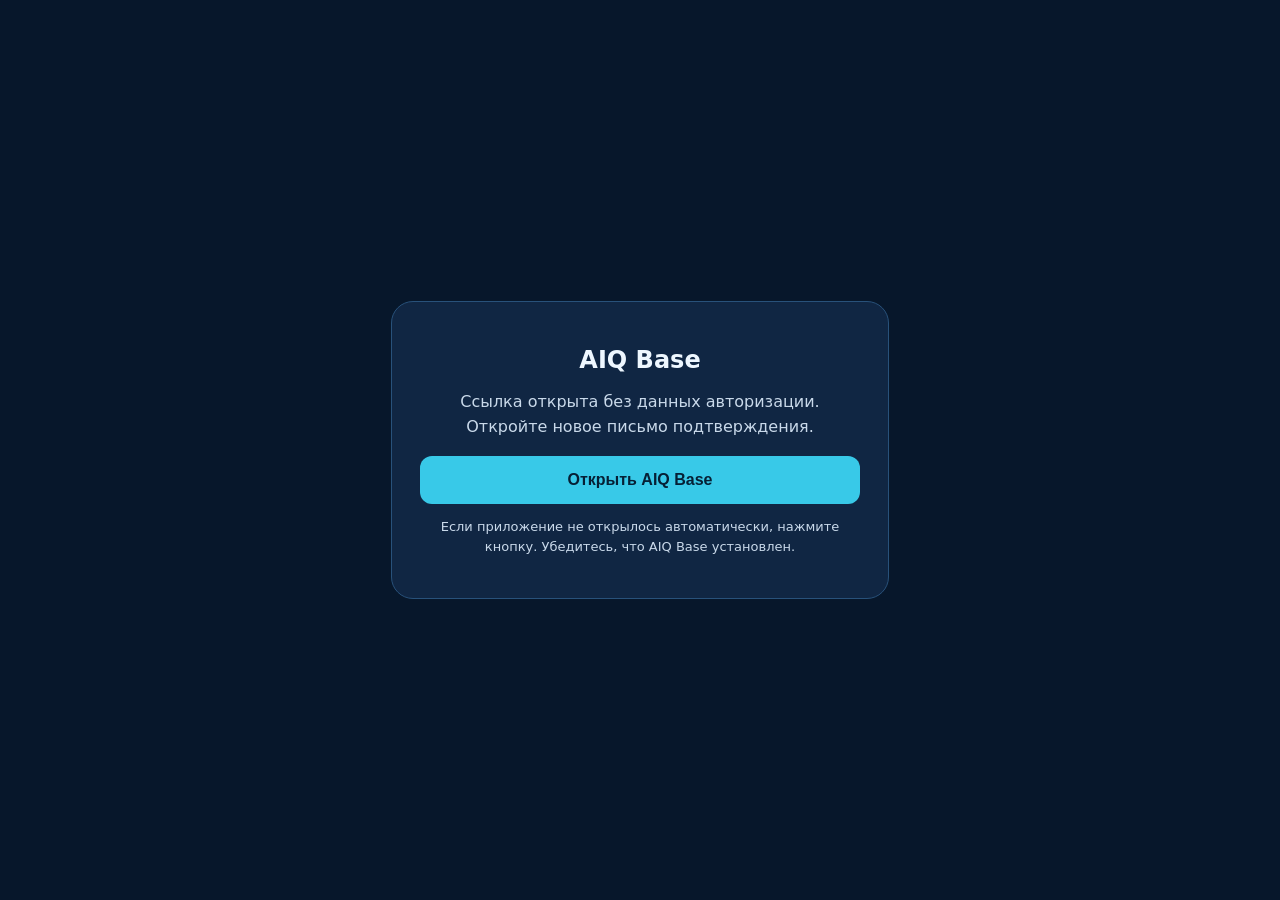
<file: auth-callback/index.html>
<!doctype html><html lang="ru"><head><meta charset="utf-8"><meta name="viewport" content="width=device-width,initial-scale=1"><title>AIQ Base — подтверждение Email</title><style>body{margin:0;background:#07172b;color:#eef7ff;font:16px system-ui,Arial;display:grid;place-items:center;min-height:100vh}.card{max-width:440px;margin:24px;padding:28px;border-radius:22px;background:#102643;border:1px solid #28517a;text-align:center}h1{font-size:24px}p{line-height:1.55;color:#c9d9ea}button{background:#38c9e8;border:0;border-radius:12px;padding:15px 24px;color:#062035;font-size:16px;font-weight:700;cursor:pointer;width:100%}.hint{font-size:13px}</style></head><body><main class="card"><h1>AIQ Base</h1><p id="status">Подтверждение завершено. Открываем приложение…</p><button id="open" type="button">Открыть AIQ Base</button><p class="hint">Если приложение не открылось автоматически, нажмите кнопку. Убедитесь, что AIQ Base установлен.</p></main><script>(function(){'use strict';var q=new URLSearchParams(location.search),h=new URLSearchParams(location.hash.slice(1));var status=document.getElementById('status');var keys=['access_token','refresh_token','token_type','expires_in','expires_at','type','code','error','error_code','error_description'];var target=new URL('app.aiqbase://auth-callback');for(var i=0;i<keys.length;i++){var k=keys[i],v=h.get(k)||q.get(k);if(v)target.searchParams.set(k,v)}if(q.get('error')||h.get('error'))status.textContent='Не удалось подтвердить Email: '+(q.get('error_description')||h.get('error_description')||'Ссылка недействительна или устарела.');else if(!target.searchParams.has('code')&&!target.searchParams.has('access_token'))status.textContent='Ссылка открыта без данных авторизации. Откройте новое письмо подтверждения.';var url=target.href;document.getElementById('open').addEventListener('click',function(){location.href=url});if(!target.searchParams.has('error')&&(target.searchParams.has('code')||target.searchParams.has('access_token')))setTimeout(function(){location.href=url},350);})();</script></body></html>
</file>
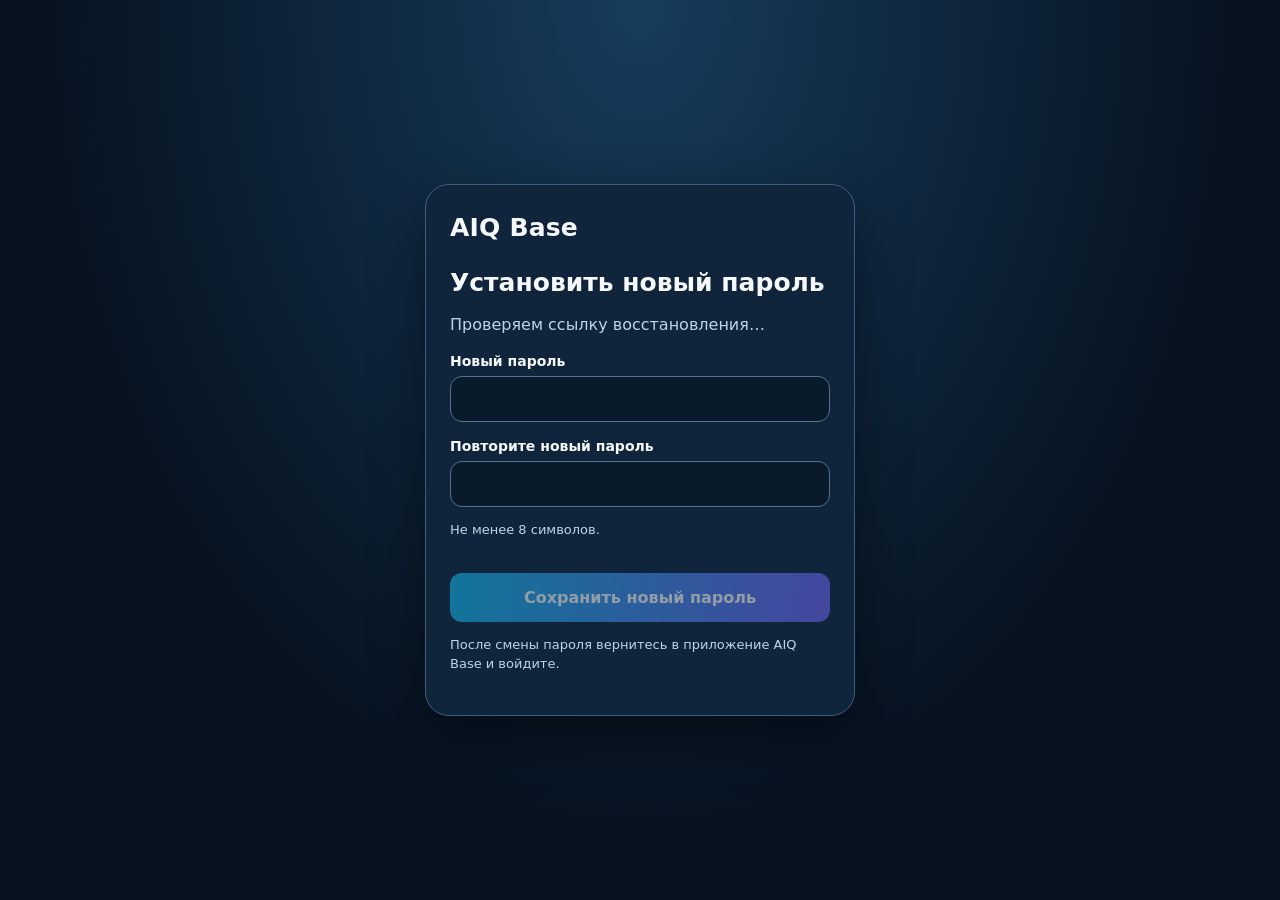
<file: reset-password/index.html>
<!doctype html>
<html lang="ru"><head><meta charset="utf-8"><meta name="viewport" content="width=device-width, initial-scale=1"><meta name="referrer" content="no-referrer"><title>Новый пароль — AIQ Base</title>
<style>:root{color-scheme:dark}*{box-sizing:border-box}body{margin:0;min-height:100vh;background:radial-gradient(ellipse at top,#173c5c 0,#071321 65%);color:#f5f9ff;font-family:system-ui,-apple-system,sans-serif;display:grid;place-items:center;padding:22px}.card{width:min(100%,430px);padding:28px 24px;background:#10253b;border:1px solid #395f82;border-radius:24px;box-shadow:0 20px 55px #0007}.brand{font-weight:800;font-size:25px;letter-spacing:.2px}h1{font-size:25px;margin:26px 0 8px}p{color:#c0d4e5;line-height:1.5}label{display:block;margin-top:16px;font-size:14px;font-weight:650}input{width:100%;display:block;margin-top:7px;padding:14px;border:1px solid #54738e;border-radius:12px;background:#091a2b;color:#fff;font:inherit;outline-offset:3px}button{width:100%;border:0;border-radius:12px;padding:15px;margin-top:20px;background:linear-gradient(100deg,#13b7e9,#7062ef);color:#fff;font:inherit;font-weight:800;cursor:pointer}button:disabled{opacity:.55;cursor:wait}[hidden]{display:none!important}.hint{font-size:13px}.success{color:#79e3ba!important}.error{color:#ffb7b7!important}</style></head>
<body><main class="card"><div class="brand">AIQ Base</div><h1>Установить новый пароль</h1><p id="status" role="status">Проверяем ссылку восстановления…</p><form id="form"><label for="password">Новый пароль<input id="password" type="password" minlength="8" autocomplete="new-password" required disabled></label><label for="confirm">Повторите новый пароль<input id="confirm" type="password" minlength="8" autocomplete="new-password" required disabled></label><p class="hint">Не менее 8 символов.</p><button id="submit" type="submit" disabled>Сохранить новый пароль</button></form><p class="hint">После смены пароля вернитесь в приложение AIQ Base и войдите.</p></main>
<script type="module">
import {createClient} from 'https://esm.sh/@supabase/supabase-js@2';
const supabase=createClient('https://bqiylzuysatmbaehgcoa.supabase.co','sb_publishable_5TrTAz-1fMwQ_dAAQKx6Mg_gvHyZ78w',{auth:{persistSession:false,detectSessionInUrl:false,autoRefreshToken:false}});
const el=id=>document.getElementById(id),status=el('status'),form=el('form'),password=el('password'),confirm=el('confirm'),submit=el('submit');
const show=(message,kind='')=>{status.textContent=message;status.className=kind};
const query=new URLSearchParams(location.search),hash=new URLSearchParams(location.hash.slice(1));
try{
  if(query.has('error')||hash.has('error'))throw Error('expired');
  let response;
  if(query.has('token_hash'))response=await supabase.auth.verifyOtp({token_hash:query.get('token_hash'),type:'recovery'});
  else if(query.has('code'))response=await supabase.auth.exchangeCodeForSession(query.get('code'));
  else if(hash.has('access_token')&&hash.has('refresh_token')&&hash.get('type')==='recovery')response=await supabase.auth.setSession({access_token:hash.get('access_token'),refresh_token:hash.get('refresh_token')});
  else throw Error('missing');
  if(response.error)throw response.error;
  const user=await supabase.auth.getUser();
  if(user.error||!user.data.user)throw Error('invalid');
  history.replaceState(null,'',location.pathname);
  form.hidden=false;password.disabled=false;confirm.disabled=false;submit.disabled=false;show('Ссылка подтверждена. Придумайте новый пароль.','success');
}catch(_error){form.hidden=true;show('Ссылка недействительна или срок её действия истёк. Запросите новое письмо в приложении AIQ Base.','error')}
form.addEventListener('submit',async event=>{
 event.preventDefault();
 if(password.value.length<8){show('Пароль должен содержать не менее 8 символов.','error');return}
 if(password.value!==confirm.value){show('Пароли не совпадают. Попробуйте ещё раз.','error');return}
 submit.disabled=true;show('Сохраняем новый пароль…');
 try{const result=await supabase.auth.updateUser({password:password.value});if(result.error)throw result.error;
 form.hidden=true;show('Пароль успешно изменён! Откройте AIQ Base и войдите с новым паролем.','success');await supabase.auth.signOut();
 }catch(_error){show('Не удалось сохранить пароль. Повторите попытку или запросите новое письмо.','error');submit.disabled=false}
});
</script></body></html>
</file>
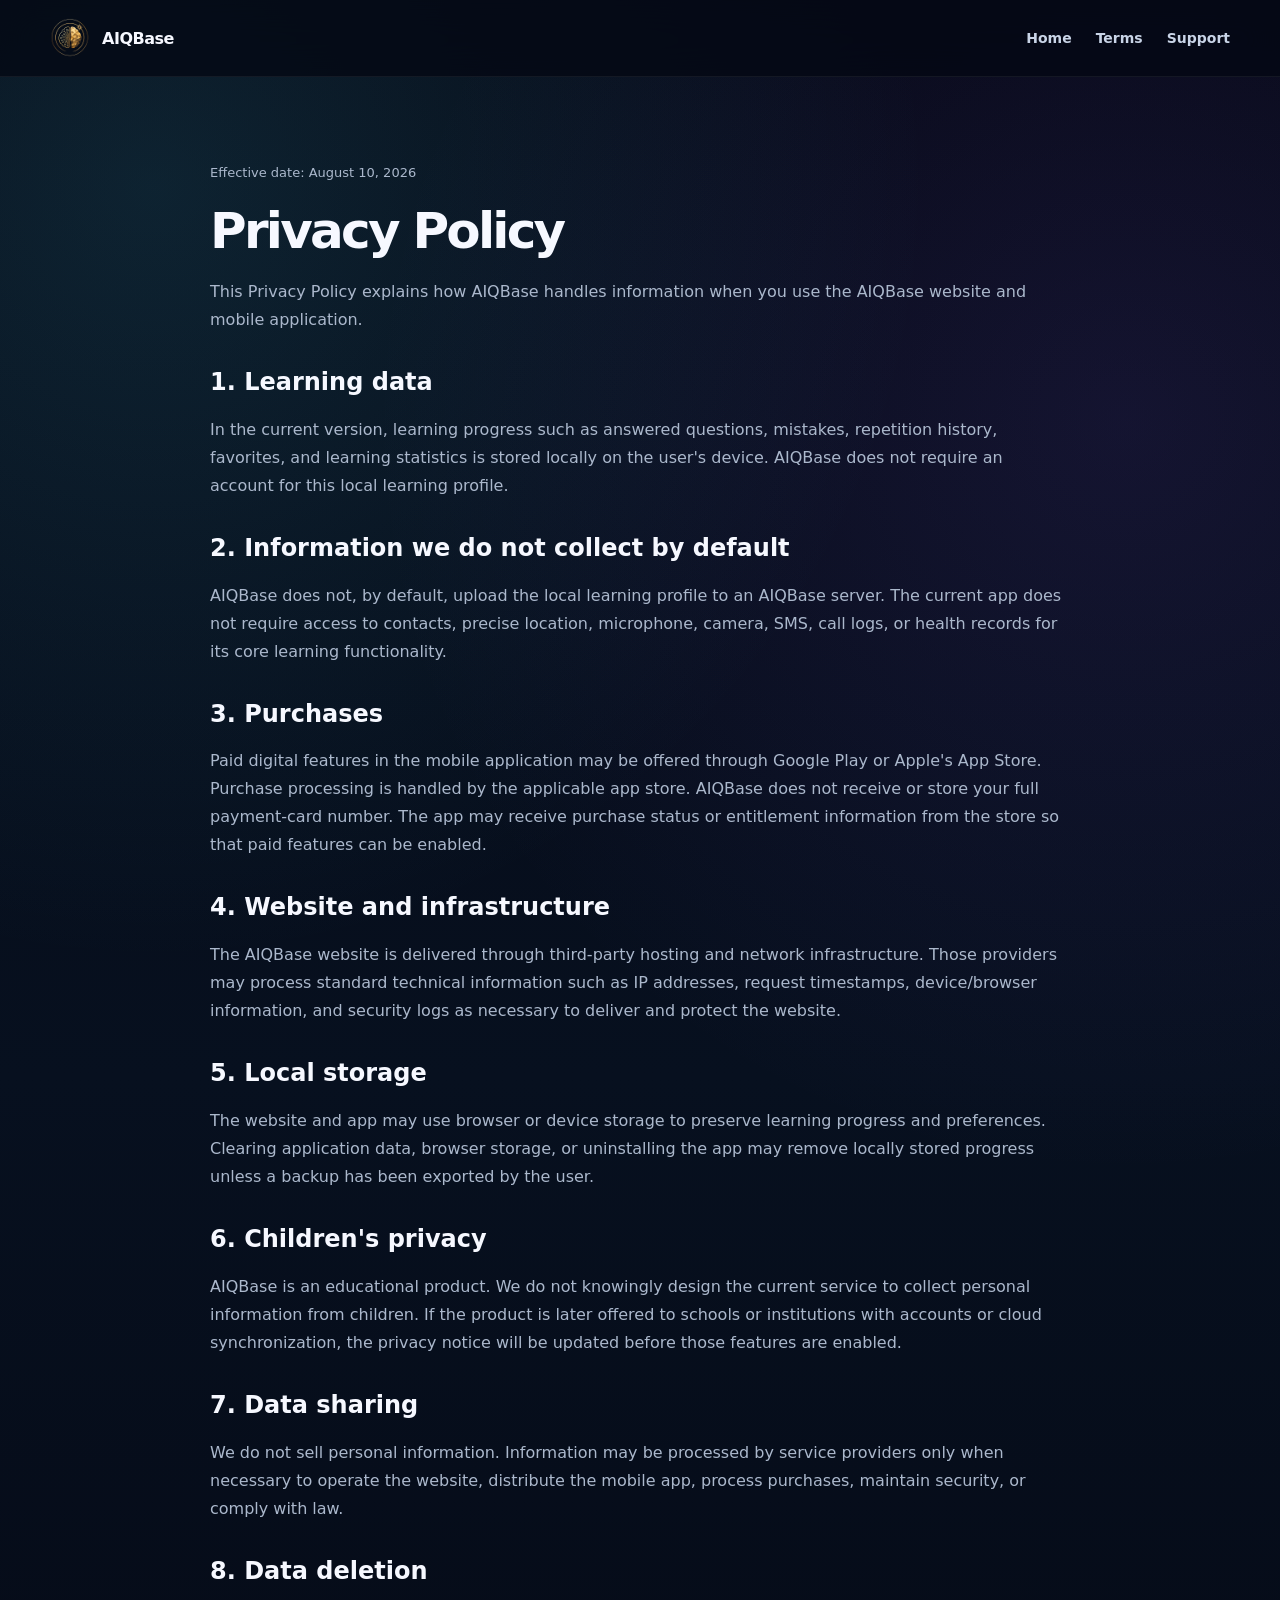
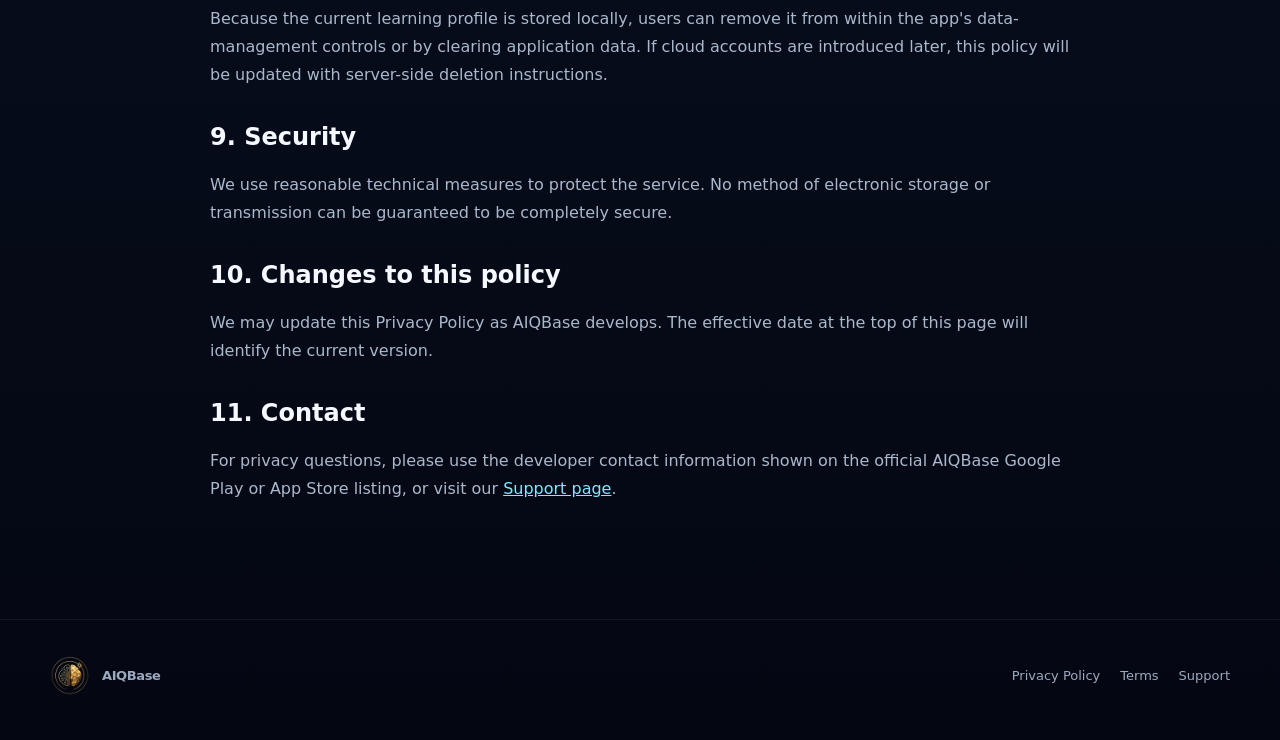
<file: privacy-policy.html>
<!doctype html><html lang="en"><head><meta charset="utf-8"><meta name="viewport" content="width=device-width,initial-scale=1"><meta name="theme-color" content="#050814"><title>Privacy Policy — AIQBase</title><meta name="description" content="AIQBase Privacy Policy"><link rel="icon" href="./icons/icon-192.png"><link rel="stylesheet" href="./styles.css"></head><body><nav class="nav"><div class="wrap nav-inner"><a class="brand" href="./"><img src="./icons/icon-192.png" alt="AIQBase"><span>AIQBase</span></a><div class="nav-links"><a href="./">Home</a><a href="./terms.html">Terms</a><a href="./support.html">Support</a></div></div></nav><main class="legal-main"><div class="wrap legal-wrap"><p class="legal-meta">Effective date: August 10, 2026</p><h1>Privacy Policy</h1><p>This Privacy Policy explains how AIQBase handles information when you use the AIQBase website and mobile application.</p><h2>1. Learning data</h2><p>In the current version, learning progress such as answered questions, mistakes, repetition history, favorites, and learning statistics is stored locally on the user's device. AIQBase does not require an account for this local learning profile.</p><h2>2. Information we do not collect by default</h2><p>AIQBase does not, by default, upload the local learning profile to an AIQBase server. The current app does not require access to contacts, precise location, microphone, camera, SMS, call logs, or health records for its core learning functionality.</p><h2>3. Purchases</h2><p>Paid digital features in the mobile application may be offered through Google Play or Apple's App Store. Purchase processing is handled by the applicable app store. AIQBase does not receive or store your full payment-card number. The app may receive purchase status or entitlement information from the store so that paid features can be enabled.</p><h2>4. Website and infrastructure</h2><p>The AIQBase website is delivered through third-party hosting and network infrastructure. Those providers may process standard technical information such as IP addresses, request timestamps, device/browser information, and security logs as necessary to deliver and protect the website.</p><h2>5. Local storage</h2><p>The website and app may use browser or device storage to preserve learning progress and preferences. Clearing application data, browser storage, or uninstalling the app may remove locally stored progress unless a backup has been exported by the user.</p><h2>6. Children's privacy</h2><p>AIQBase is an educational product. We do not knowingly design the current service to collect personal information from children. If the product is later offered to schools or institutions with accounts or cloud synchronization, the privacy notice will be updated before those features are enabled.</p><h2>7. Data sharing</h2><p>We do not sell personal information. Information may be processed by service providers only when necessary to operate the website, distribute the mobile app, process purchases, maintain security, or comply with law.</p><h2>8. Data deletion</h2><p>Because the current learning profile is stored locally, users can remove it from within the app's data-management controls or by clearing application data. If cloud accounts are introduced later, this policy will be updated with server-side deletion instructions.</p><h2>9. Security</h2><p>We use reasonable technical measures to protect the service. No method of electronic storage or transmission can be guaranteed to be completely secure.</p><h2>10. Changes to this policy</h2><p>We may update this Privacy Policy as AIQBase develops. The effective date at the top of this page will identify the current version.</p><h2>11. Contact</h2><p>For privacy questions, please use the developer contact information shown on the official AIQBase Google Play or App Store listing, or visit our <a href="./support.html">Support page</a>.</p></div></main><footer class="footer"><div class="wrap footer-row"><a class="brand" href="./"><img src="./icons/icon-192.png" alt=""><span>AIQBase</span></a><div class="footer-links"><a href="./privacy-policy.html">Privacy Policy</a><a href="./terms.html">Terms</a><a href="./support.html">Support</a></div></div></footer></body></html>
</file>
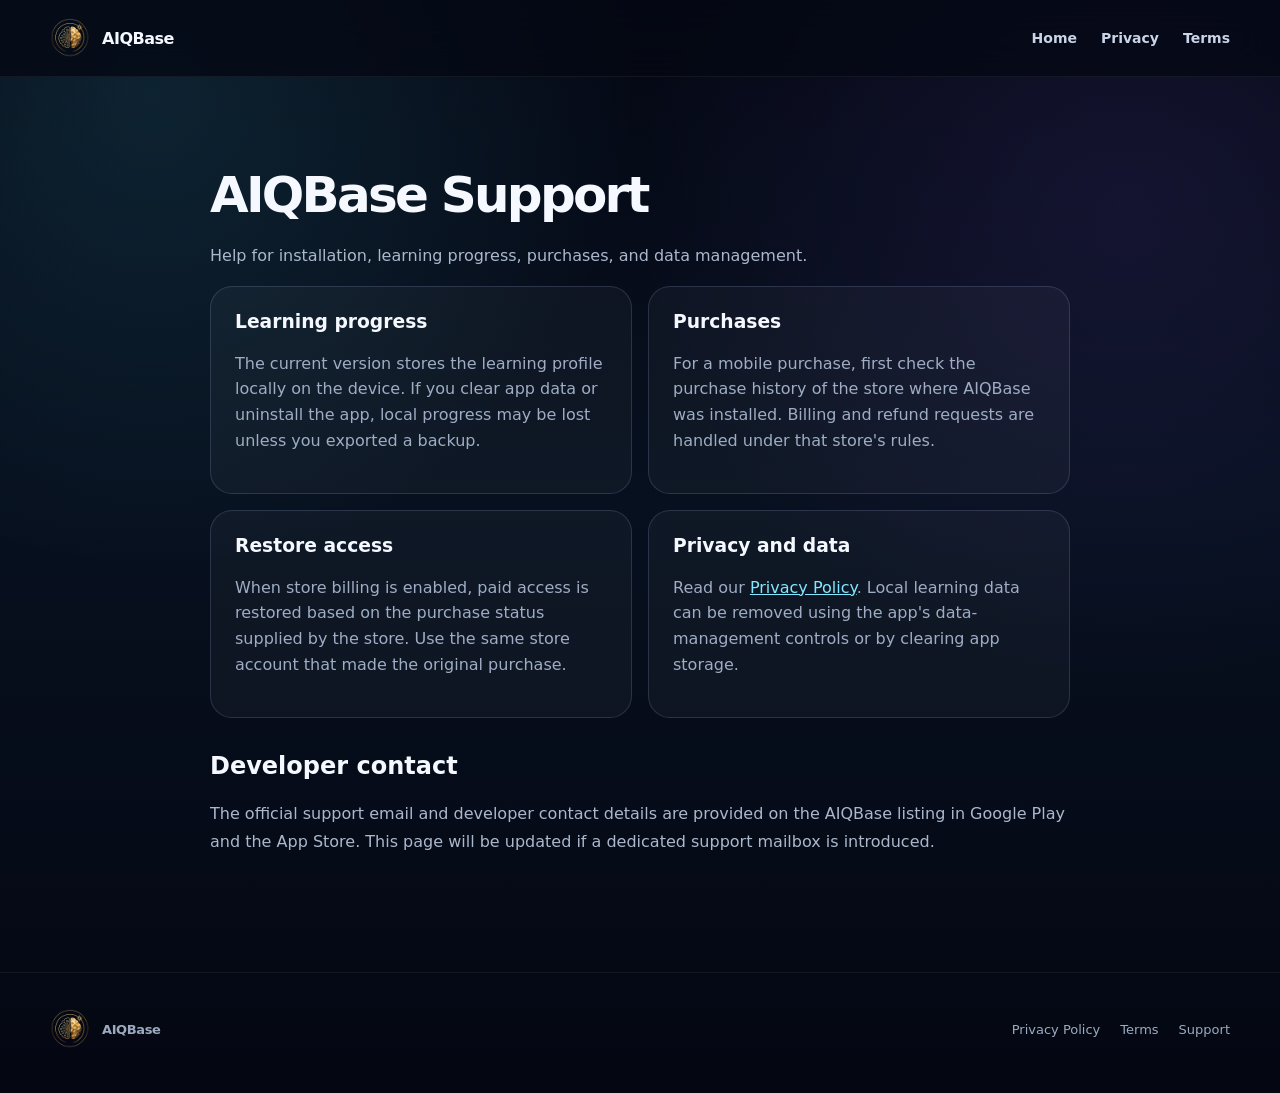
<file: support.html>
<!doctype html><html lang="en"><head><meta charset="utf-8"><meta name="viewport" content="width=device-width,initial-scale=1"><title>Support — AIQBase</title><meta name="theme-color" content="#050814"><link rel="icon" href="./icons/icon-192.png"><link rel="stylesheet" href="./styles.css"></head><body><nav class="nav"><div class="wrap nav-inner"><a class="brand" href="./"><img src="./icons/icon-192.png" alt="AIQBase"><span>AIQBase</span></a><div class="nav-links"><a href="./">Home</a><a href="./privacy-policy.html">Privacy</a><a href="./terms.html">Terms</a></div></div></nav><main class="legal-main"><div class="wrap legal-wrap"><h1>AIQBase Support</h1><p>Help for installation, learning progress, purchases, and data management.</p><div class="support-grid"><div class="support-card"><h3>Learning progress</h3><p>The current version stores the learning profile locally on the device. If you clear app data or uninstall the app, local progress may be lost unless you exported a backup.</p></div><div class="support-card"><h3>Purchases</h3><p>For a mobile purchase, first check the purchase history of the store where AIQBase was installed. Billing and refund requests are handled under that store's rules.</p></div><div class="support-card"><h3>Restore access</h3><p>When store billing is enabled, paid access is restored based on the purchase status supplied by the store. Use the same store account that made the original purchase.</p></div><div class="support-card"><h3>Privacy and data</h3><p>Read our <a href="./privacy-policy.html">Privacy Policy</a>. Local learning data can be removed using the app's data-management controls or by clearing app storage.</p></div></div><h2>Developer contact</h2><p>The official support email and developer contact details are provided on the AIQBase listing in Google Play and the App Store. This page will be updated if a dedicated support mailbox is introduced.</p></div></main><footer class="footer"><div class="wrap footer-row"><a class="brand" href="./"><img src="./icons/icon-192.png" alt=""><span>AIQBase</span></a><div class="footer-links"><a href="./privacy-policy.html">Privacy Policy</a><a href="./terms.html">Terms</a><a href="./support.html">Support</a></div></div></footer></body></html>
</file>
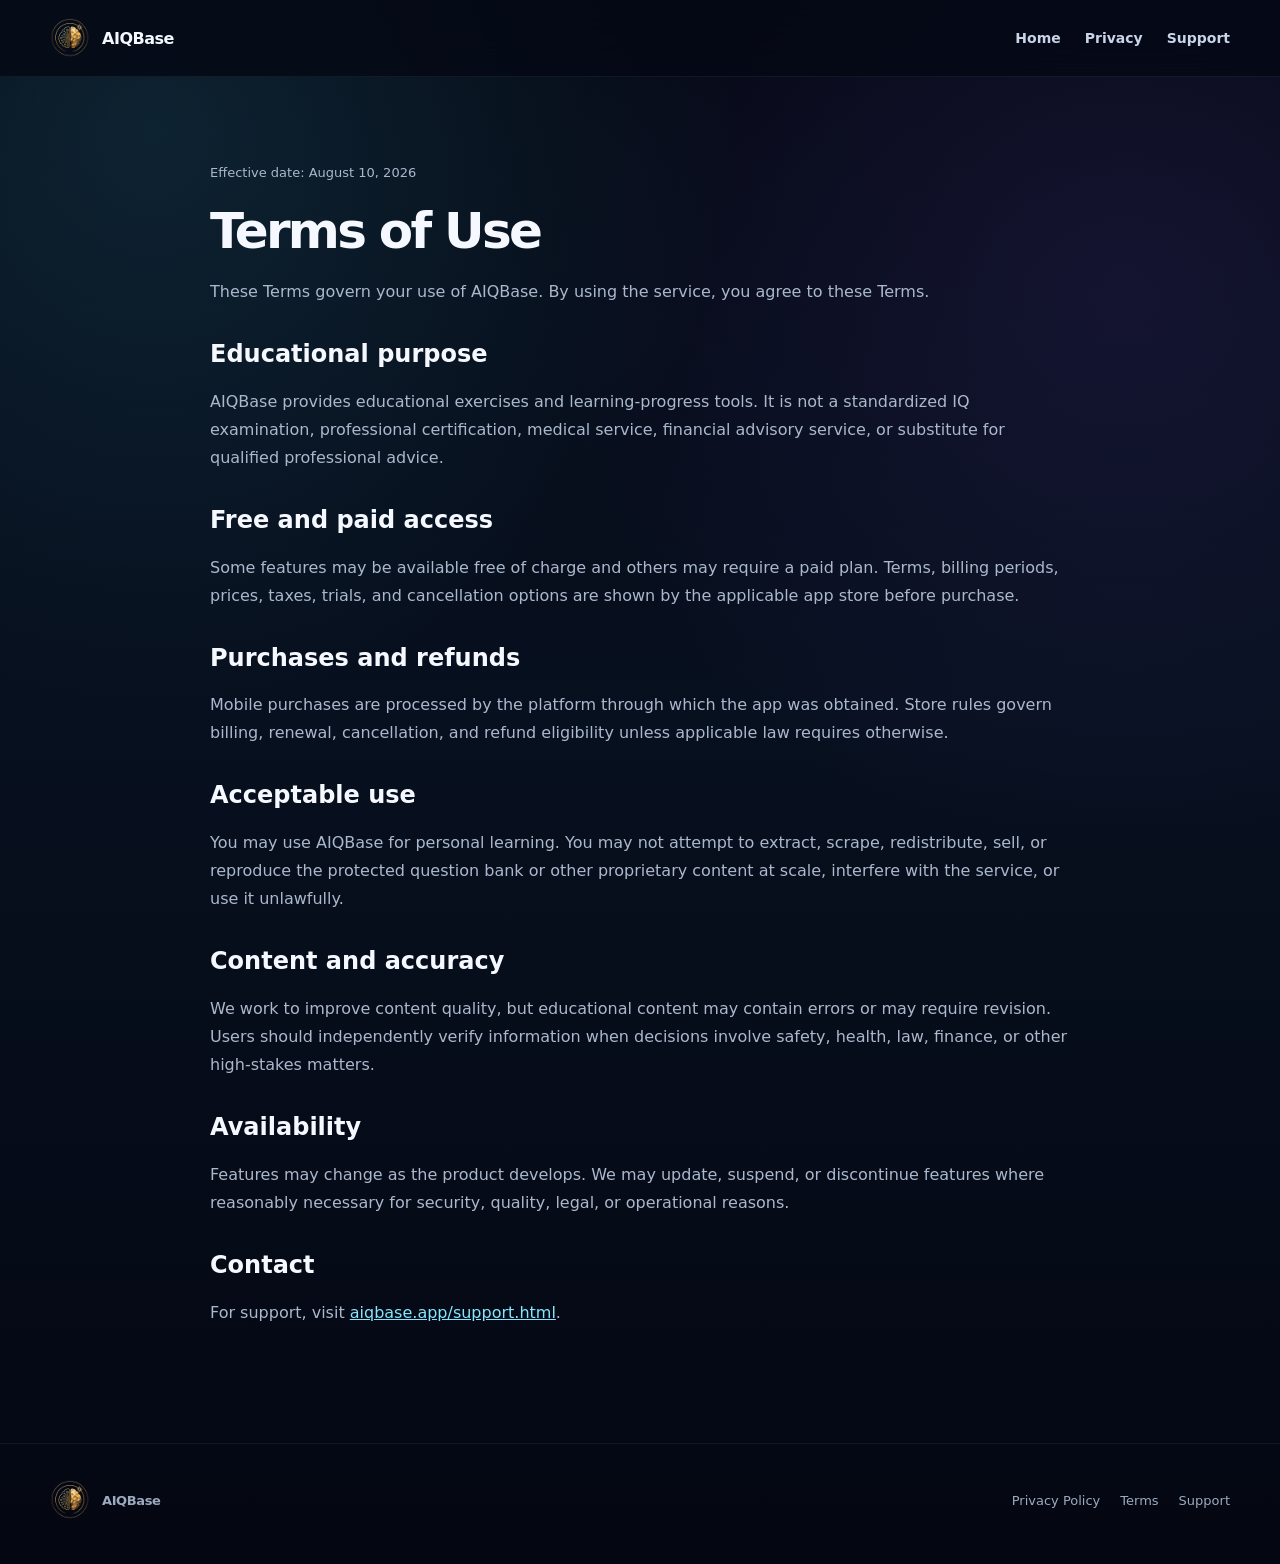
<file: terms.html>
<!doctype html><html lang="en"><head><meta charset="utf-8"><meta name="viewport" content="width=device-width,initial-scale=1"><title>Terms of Use — AIQBase</title><meta name="theme-color" content="#050814"><link rel="icon" href="./icons/icon-192.png"><link rel="stylesheet" href="./styles.css"></head><body><nav class="nav"><div class="wrap nav-inner"><a class="brand" href="./"><img src="./icons/icon-192.png" alt="AIQBase"><span>AIQBase</span></a><div class="nav-links"><a href="./">Home</a><a href="./privacy-policy.html">Privacy</a><a href="./support.html">Support</a></div></div></nav><main class="legal-main"><div class="wrap legal-wrap"><p class="legal-meta">Effective date: August 10, 2026</p><h1>Terms of Use</h1><p>These Terms govern your use of AIQBase. By using the service, you agree to these Terms.</p><h2>Educational purpose</h2><p>AIQBase provides educational exercises and learning-progress tools. It is not a standardized IQ examination, professional certification, medical service, financial advisory service, or substitute for qualified professional advice.</p><h2>Free and paid access</h2><p>Some features may be available free of charge and others may require a paid plan. Terms, billing periods, prices, taxes, trials, and cancellation options are shown by the applicable app store before purchase.</p><h2>Purchases and refunds</h2><p>Mobile purchases are processed by the platform through which the app was obtained. Store rules govern billing, renewal, cancellation, and refund eligibility unless applicable law requires otherwise.</p><h2>Acceptable use</h2><p>You may use AIQBase for personal learning. You may not attempt to extract, scrape, redistribute, sell, or reproduce the protected question bank or other proprietary content at scale, interfere with the service, or use it unlawfully.</p><h2>Content and accuracy</h2><p>We work to improve content quality, but educational content may contain errors or may require revision. Users should independently verify information when decisions involve safety, health, law, finance, or other high-stakes matters.</p><h2>Availability</h2><p>Features may change as the product develops. We may update, suspend, or discontinue features where reasonably necessary for security, quality, legal, or operational reasons.</p><h2>Contact</h2><p>For support, visit <a href="./support.html">aiqbase.app/support.html</a>.</p></div></main><footer class="footer"><div class="wrap footer-row"><a class="brand" href="./"><img src="./icons/icon-192.png" alt=""><span>AIQBase</span></a><div class="footer-links"><a href="./privacy-policy.html">Privacy Policy</a><a href="./terms.html">Terms</a><a href="./support.html">Support</a></div></div></footer></body></html>
</file>
<file: styles.css>
:root{--bg:#050814;--bg2:#081224;--panel:#0d1729;--panel2:#111e34;--line:rgba(181,207,244,.16);--text:#f6f8ff;--muted:#a8b5ca;--cyan:#4edcf5;--blue:#5d8cff;--violet:#8b5cf6;--green:#45e08f;--gold:#ffd56a;--shadow:0 28px 90px rgba(0,0,0,.34);--radius:28px;--max:1180px}
*{box-sizing:border-box}html{scroll-behavior:smooth}body{margin:0;font-family:Inter,ui-sans-serif,system-ui,-apple-system,BlinkMacSystemFont,"Segoe UI",sans-serif;color:var(--text);background:radial-gradient(circle at 12% 8%,rgba(74,218,245,.12),transparent 32%),radial-gradient(circle at 88% 18%,rgba(139,92,246,.11),transparent 34%),linear-gradient(180deg,#050814 0%,#07101f 46%,#040712 100%);min-height:100vh}.wrap{width:min(var(--max),calc(100% - 40px));margin:auto}.nav{position:sticky;top:0;z-index:50;background:rgba(5,8,20,.78);backdrop-filter:blur(18px);border-bottom:1px solid rgba(255,255,255,.06)}.nav-inner{height:76px;display:flex;align-items:center;justify-content:space-between;gap:20px}.brand{display:flex;align-items:center;gap:12px;text-decoration:none;color:var(--text);font-weight:900;letter-spacing:-.03em}.brand img{width:40px;height:40px;border-radius:12px}.nav-links{display:flex;gap:24px;align-items:center}.nav-links a{color:#c9d4e7;text-decoration:none;font-size:14px;font-weight:700}.nav-links a:hover{color:#fff}.btn{display:inline-flex;align-items:center;justify-content:center;gap:9px;min-height:48px;padding:0 20px;border-radius:14px;border:1px solid rgba(255,255,255,.12);text-decoration:none;color:#fff;font-weight:850;font-size:14px;background:rgba(255,255,255,.06);transition:.2s ease}.btn:hover{transform:translateY(-1px);border-color:rgba(255,255,255,.24)}.btn-primary{background:linear-gradient(135deg,#31c9ed 0%,#5c8bff 52%,#885af7 100%);box-shadow:0 14px 36px rgba(75,112,255,.24);border-color:rgba(255,255,255,.22)}.hero{padding:90px 0 64px}.hero-grid{display:grid;grid-template-columns:minmax(0,1.08fr) minmax(380px,.92fr);gap:64px;align-items:center}.eyebrow{display:inline-flex;align-items:center;gap:9px;padding:9px 13px;border-radius:999px;background:rgba(78,220,245,.08);border:1px solid rgba(78,220,245,.2);color:#8feeff;font-weight:850;font-size:13px}.eyebrow span{width:7px;height:7px;border-radius:50%;background:var(--green);box-shadow:0 0 16px var(--green)}h1{font-size:clamp(46px,6vw,78px);line-height:.98;letter-spacing:-.055em;margin:22px 0 22px;max-width:760px}.gradient{background:linear-gradient(105deg,#fff 10%,#8feeff 45%,#a98cff 85%);-webkit-background-clip:text;background-clip:text;color:transparent}.lead{font-size:19px;line-height:1.65;color:#b9c5d9;max-width:700px;margin:0 0 30px}.actions{display:flex;gap:12px;flex-wrap:wrap}.trust{display:flex;gap:22px;flex-wrap:wrap;margin-top:28px;color:#9aa9c2;font-size:13px;font-weight:700}.trust b{color:#fff}.product-frame{position:relative}.glow{position:absolute;inset:8% 2% 7%;background:radial-gradient(circle,rgba(77,217,245,.18),transparent 54%);filter:blur(28px)}.dashboard{position:relative;border-radius:32px;border:1px solid rgba(203,224,255,.2);background:linear-gradient(180deg,rgba(17,31,54,.96),rgba(7,16,31,.96));box-shadow:var(--shadow);padding:22px;overflow:hidden}.dash-top{display:flex;justify-content:space-between;align-items:center;margin-bottom:18px}.dash-brand{display:flex;align-items:center;gap:10px;font-weight:900}.dash-brand img{width:38px;height:38px;border-radius:12px}.chip{font-size:12px;color:#b7c7de;border:1px solid var(--line);background:rgba(255,255,255,.04);padding:7px 10px;border-radius:999px}.dash-main{padding:24px;border-radius:24px;background:linear-gradient(145deg,rgba(22,44,76,.88),rgba(9,22,39,.88));border:1px solid rgba(213,230,255,.18)}.dash-kicker{color:#7ceeff;font-size:12px;font-weight:900;text-transform:uppercase;letter-spacing:.08em}.dash-main h3{font-size:28px;letter-spacing:-.04em;margin:10px 0 9px}.dash-main p{color:#a8b6cd;line-height:1.55;margin:0 0 18px}.progress{height:8px;border-radius:999px;background:#07101d;overflow:hidden}.progress i{display:block;width:38%;height:100%;background:linear-gradient(90deg,#3ed8f4,#8a5ef7)}.stats{display:grid;grid-template-columns:repeat(3,1fr);gap:12px;margin-top:12px}.stat{border:1px solid var(--line);border-radius:18px;padding:15px;background:rgba(255,255,255,.035)}.stat strong{display:block;font-size:21px}.stat span{font-size:11px;color:#97a6be}.section{padding:86px 0}.section-head{max-width:760px;margin-bottom:36px}.section h2{font-size:clamp(34px,4.5vw,54px);line-height:1.05;letter-spacing:-.045em;margin:0 0 16px}.section-head p{color:#aab7cc;font-size:17px;line-height:1.65;margin:0}.cards{display:grid;grid-template-columns:repeat(3,1fr);gap:16px}.card{padding:26px;border:1px solid var(--line);border-radius:24px;background:linear-gradient(180deg,rgba(17,30,51,.76),rgba(8,18,33,.76));box-shadow:0 18px 50px rgba(0,0,0,.12)}.card .icon{width:44px;height:44px;border-radius:14px;display:grid;place-items:center;font-size:21px;background:rgba(78,220,245,.09);border:1px solid rgba(78,220,245,.18);margin-bottom:18px}.card h3{font-size:19px;margin:0 0 9px;letter-spacing:-.025em}.card p{margin:0;color:#9eadc4;line-height:1.6;font-size:14px}.split{display:grid;grid-template-columns:1fr 1fr;gap:48px;align-items:center}.list{display:grid;gap:12px}.list-item{display:flex;gap:14px;padding:16px 18px;border-radius:18px;background:rgba(255,255,255,.035);border:1px solid var(--line)}.check{width:25px;height:25px;flex:0 0 auto;border-radius:8px;display:grid;place-items:center;background:rgba(69,224,143,.1);color:#6df0a8;font-weight:900}.list-item b{display:block;margin-bottom:4px}.list-item span{color:#9eadc4;font-size:14px;line-height:1.5}.pricing{display:grid;grid-template-columns:repeat(3,1fr);gap:16px}.price-card{padding:28px;border-radius:26px;border:1px solid var(--line);background:rgba(12,23,41,.76);position:relative}.price-card.featured{border-color:rgba(100,143,255,.5);box-shadow:0 24px 70px rgba(67,98,255,.15)}.tag{position:absolute;top:18px;right:18px;font-size:11px;font-weight:900;color:#c8d6ff;background:rgba(96,120,255,.15);padding:6px 9px;border-radius:999px}.price-card h3{margin:0;font-size:21px}.price{font-size:40px;font-weight:950;letter-spacing:-.04em;margin:18px 0 4px}.price small{font-size:13px;color:#8f9db4;font-weight:700}.price-card p{color:#98a8c0;line-height:1.55}.price-card ul{list-style:none;padding:0;margin:22px 0 0;display:grid;gap:10px;color:#c6d2e3;font-size:14px}.price-card li:before{content:'✓';color:var(--green);font-weight:900;margin-right:8px}.notice{margin-top:16px;color:#8190aa;font-size:12px}.faq{display:grid;gap:10px;max-width:860px}.faq details{padding:18px 20px;border-radius:17px;border:1px solid var(--line);background:rgba(255,255,255,.035)}.faq summary{cursor:pointer;font-weight:850}.faq p{color:#9eadc4;line-height:1.6;margin:12px 0 0}.cta{padding:38px;border-radius:30px;border:1px solid rgba(174,203,245,.2);background:radial-gradient(circle at 80% 20%,rgba(139,92,246,.16),transparent 40%),linear-gradient(135deg,#0f2039,#091526);display:flex;align-items:center;justify-content:space-between;gap:24px}.cta h2{font-size:34px;margin:0 0 8px}.cta p{color:#aab8cc;margin:0}.footer{padding:36px 0 44px;border-top:1px solid rgba(255,255,255,.06);margin-top:70px}.footer-row{display:flex;justify-content:space-between;gap:28px;align-items:center}.footer-links{display:flex;gap:20px;flex-wrap:wrap}.footer a{color:#9caac0;text-decoration:none;font-size:13px}.footer a:hover{color:#fff}.legal-main{padding:72px 0 30px}.legal-wrap{max-width:860px}.legal-wrap h1{font-size:50px}.legal-wrap h2{font-size:24px;margin-top:34px}.legal-wrap p,.legal-wrap li{color:#abb8cc;line-height:1.75}.legal-wrap a{color:#83e8ff}.legal-meta{color:#8492a9;font-size:13px}.support-grid{display:grid;grid-template-columns:1fr 1fr;gap:16px}.support-card{padding:24px;border-radius:22px;background:rgba(255,255,255,.035);border:1px solid var(--line)}.support-card h3{margin-top:0}.support-card p{color:#9eadc4;line-height:1.6}.mobile-menu{display:none}.app-demo-link{display:inline-flex;align-items:center;gap:8px}.app-demo-link:after{content:'↗'}
@media(max-width:980px){.hero-grid,.split{grid-template-columns:1fr}.product-frame{max-width:650px}.cards,.pricing{grid-template-columns:1fr 1fr}.nav-links a:not(.nav-cta){display:none}.hero{padding-top:64px}.support-grid{grid-template-columns:1fr}}
@media(max-width:680px){.wrap{width:min(100% - 28px,var(--max))}.nav-inner{height:66px}.hero{padding:48px 0 36px}.hero-grid{gap:32px}h1{font-size:44px}.lead{font-size:16px}.dashboard{padding:14px;border-radius:25px}.dash-main{padding:19px}.stats{grid-template-columns:1fr}.cards,.pricing{grid-template-columns:1fr}.section{padding:62px 0}.cta,.footer-row{align-items:flex-start;flex-direction:column}.nav-links .btn{min-height:42px;padding:0 14px}.legal-wrap h1{font-size:39px}}
</file>
